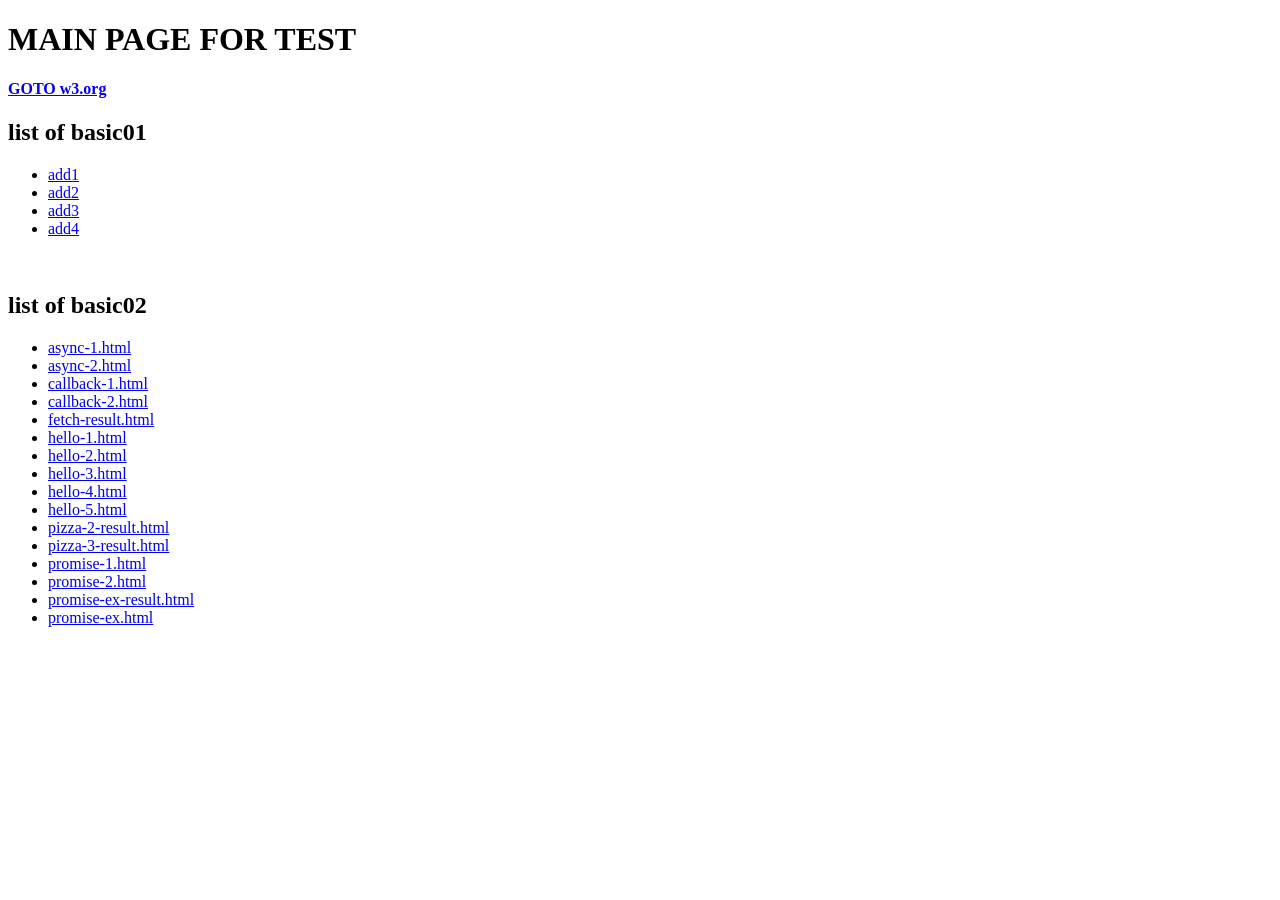
<file: javascript-basic-old/index.html>
<!DOCTYPE html>
<html>
<head>
<meta charset="UTF-8">
<title>Insert title here</title>
</head>
<body>
<div id="contents">
<h1>MAIN PAGE FOR TEST</h1>
<h4><a href="https://www.w3.org/TR/html5/">GOTO w3.org</a></h4>
<h2>list of basic01</h2>
<ul>
	<li><a href="./views/basic01/add-1.html">add1</a></li>
	<li><a href="./views/basic01/add-2.html">add2</a></li>
	<li><a href="./views/basic01/add-3.html">add3</a></li>
	<li><a href="./views/basic01/add-4.html">add4</a></li>
</ul>
<br>
<h2>list of basic02</h2>
<ul>
	<li><a href="./views/basic02/async-1.html">async-1.html</a></li>
	<li><a href="./views/basic02/async-2.html">async-2.html</a></li>
	<li><a href="./views/basic02/callback-1.html">callback-1.html</a></li>
	<li><a href="./views/basic02/callback-2.html">callback-2.html</a></li>
	<li><a href="./views/basic02/fetch-result.html">fetch-result.html</a></li>
	<li><a href="./views/basic02/hello-1.html">hello-1.html</a></li>
	<li><a href="./views/basic02/hello-2.html">hello-2.html</a></li>
	<li><a href="./views/basic02/hello-3.html">hello-3.html</a></li>
	<li><a href="./views/basic02/hello-4.html">hello-4.html</a></li>
	<li><a href="./views/basic02/hello-5.html">hello-5.html</a></li>
	<li><a href="./views/basic02/pizza-2-result.html">pizza-2-result.html</a></li>
	<li><a href="./views/basic02/pizza-3-result.html">pizza-3-result.html</a></li>
	<li><a href="./views/basic02/promise-1.html">promise-1.html</a></li>
	<li><a href="./views/basic02/promise-2.html">promise-2.html</a></li>
	<li><a href="./views/basic02/promise-ex-result.html">promise-ex-result.html</a></li>
	<li><a href="./views/basic02/promise-ex.html">promise-ex.html</a></li>
</ul>
</div>
</body>
</html>
</file>
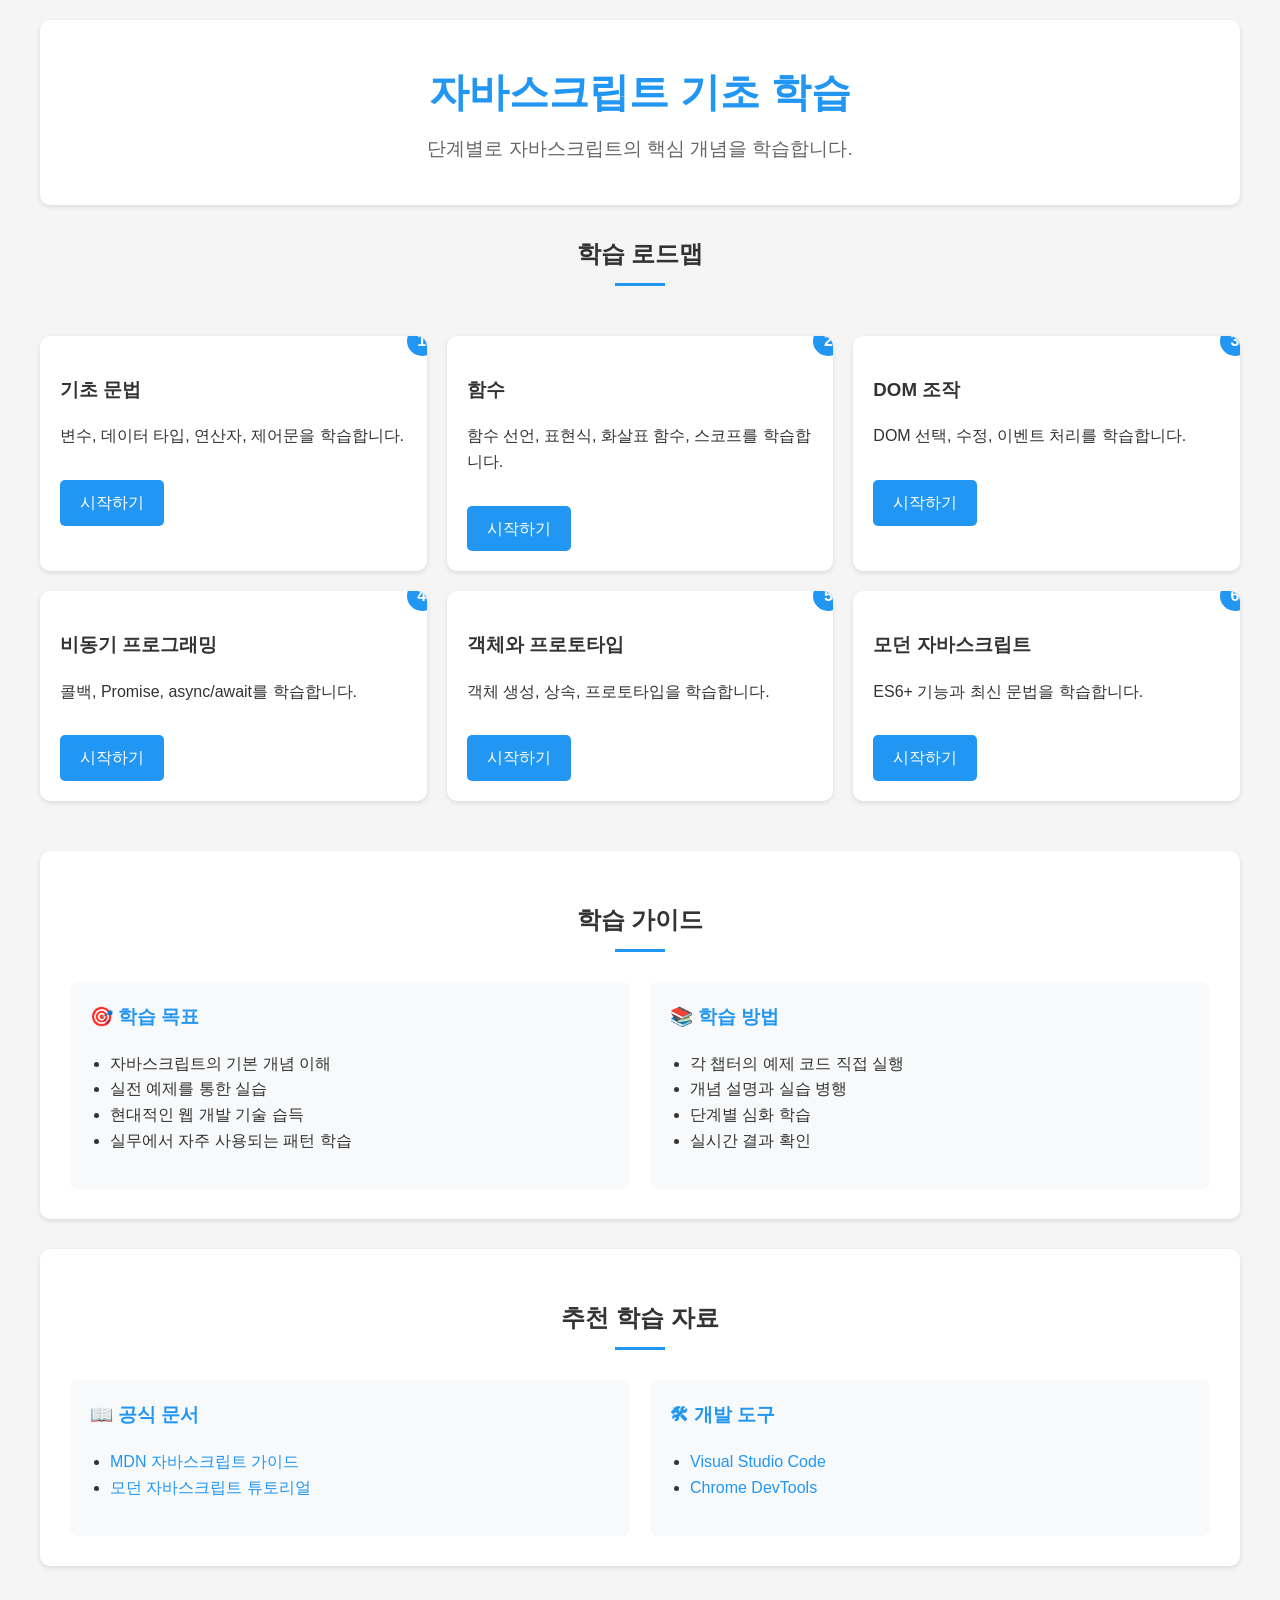
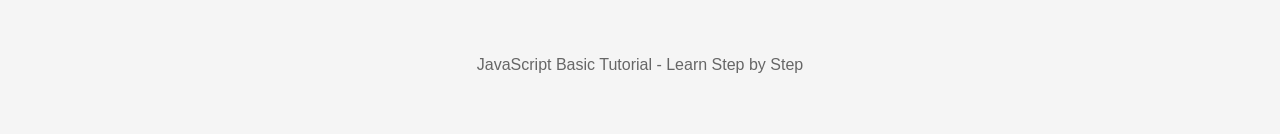
<file: javascript-basic/index.html>
<!DOCTYPE html>
<html lang="ko">
<head>
    <meta charset="UTF-8">
    <meta name="viewport" content="width=device-width, initial-scale=1.0">
    <title>자바스크립트 기초 학습</title>
</head>
<body>
    <div class="container">
        <header>
            <h1>자바스크립트 기초 학습</h1>
            <p class="subtitle">단계별로 자바스크립트의 핵심 개념을 학습합니다.</p>
        </header>

        <main>
            <!-- 학습 로드맵 -->
            <section class="roadmap">
                <h2>학습 로드맵</h2>
                <div class="course-grid">
                    <div class="course-item">
                        <div class="course-content">
                            <span class="step-number">1</span>
                            <h3>기초 문법</h3>
                            <p>변수, 데이터 타입, 연산자, 제어문을 학습합니다.</p>
                            <a href="01_basics.html" class="button">시작하기</a>
                        </div>
                    </div>
                    <div class="course-item">
                        <div class="course-content">
                            <span class="step-number">2</span>
                            <h3>함수</h3>
                            <p>함수 선언, 표현식, 화살표 함수, 스코프를 학습합니다.</p>
                            <a href="02_functions.html" class="button">시작하기</a>
                        </div>
                    </div>
                    <div class="course-item">
                        <div class="course-content">
                            <span class="step-number">3</span>
                            <h3>DOM 조작</h3>
                            <p>DOM 선택, 수정, 이벤트 처리를 학습합니다.</p>
                            <a href="03_dom.html" class="button">시작하기</a>
                        </div>
                    </div>
                    <div class="course-item">
                        <div class="course-content">
                            <span class="step-number">4</span>
                            <h3>비동기 프로그래밍</h3>
                            <p>콜백, Promise, async/await를 학습합니다.</p>
                            <a href="04_async.html" class="button">시작하기</a>
                        </div>
                    </div>
                    <div class="course-item">
                        <div class="course-content">
                            <span class="step-number">5</span>
                            <h3>객체와 프로토타입</h3>
                            <p>객체 생성, 상속, 프로토타입을 학습합니다.</p>
                            <a href="05_objects.html" class="button">시작하기</a>
                        </div>
                    </div>
                    <div class="course-item">
                        <div class="course-content">
                            <span class="step-number">6</span>
                            <h3>모던 자바스크립트</h3>
                            <p>ES6+ 기능과 최신 문법을 학습합니다.</p>
                            <a href="06_modern.html" class="button">시작하기</a>
                        </div>
                    </div>
                </div>
            </section>

            <!-- 학습 가이드 -->
            <section class="guide">
                <h2>학습 가이드</h2>
                <div class="guide-content">
                    <div class="guide-item">
                        <h3>🎯 학습 목표</h3>
                        <ul>
                            <li>자바스크립트의 기본 개념 이해</li>
                            <li>실전 예제를 통한 실습</li>
                            <li>현대적인 웹 개발 기술 습득</li>
                            <li>실무에서 자주 사용되는 패턴 학습</li>
                        </ul>
                    </div>
                    <div class="guide-item">
                        <h3>📚 학습 방법</h3>
                        <ul>
                            <li>각 챕터의 예제 코드 직접 실행</li>
                            <li>개념 설명과 실습 병행</li>
                            <li>단계별 심화 학습</li>
                            <li>실시간 결과 확인</li>
                        </ul>
                    </div>
                </div>
            </section>

            <!-- 추천 자료 -->
            <section class="resources">
                <h2>추천 학습 자료</h2>
                <div class="resource-grid">
                    <div class="resource-item">
                        <h3>📖 공식 문서</h3>
                        <ul>
                            <li><a href="https://developer.mozilla.org/ko/docs/Web/JavaScript" target="_blank">MDN 자바스크립트 가이드</a></li>
                            <li><a href="https://ko.javascript.info/" target="_blank">모던 자바스크립트 튜토리얼</a></li>
                        </ul>
                    </div>
                    <div class="resource-item">
                        <h3>🛠 개발 도구</h3>
                        <ul>
                            <li><a href="https://code.visualstudio.com/" target="_blank">Visual Studio Code</a></li>
                            <li><a href="https://developer.chrome.com/docs/devtools/" target="_blank">Chrome DevTools</a></li>
                        </ul>
                    </div>
                </div>
            </section>
        </main>

        <footer>
            <p>JavaScript Basic Tutorial - Learn Step by Step</p>
        </footer>
    </div>

    <style>
        /* 기본 스타일 */
        body {
            font-family: 'Segoe UI', Tahoma, Geneva, Verdana, sans-serif;
            margin: 0;
            padding: 0;
            line-height: 1.6;
            color: #333;
            background-color: #f5f5f5;
        }

        .container {
            max-width: 1200px;
            margin: 0 auto;
            padding: 20px;
        }

        /* 헤더 스타일 */
        header {
            text-align: center;
            padding: 40px 0;
            background-color: #fff;
            border-radius: 10px;
            margin-bottom: 30px;
            box-shadow: 0 2px 5px rgba(0,0,0,0.1);
        }

        header h1 {
            color: #2196F3;
            margin: 0;
            font-size: 2.5em;
        }

        .subtitle {
            color: #666;
            font-size: 1.2em;
            margin: 10px 0 0;
        }

        /* 코스 그리드 스타일 */
        .course-grid {
            display: grid;
            grid-template-columns: repeat(auto-fit, minmax(300px, 1fr));
            gap: 20px;
            padding: 20px 0;
        }

        .course-item {
            background: #fff;
            border-radius: 10px;
            overflow: hidden;
            box-shadow: 0 2px 5px rgba(0,0,0,0.1);
            transition: transform 0.3s ease;
        }

        .course-item:hover {
            transform: translateY(-5px);
        }

        .course-content {
            padding: 20px;
            position: relative;
        }

        .step-number {
            position: absolute;
            top: -10px;
            right: -10px;
            background: #2196F3;
            color: white;
            width: 30px;
            height: 30px;
            border-radius: 50%;
            display: flex;
            align-items: center;
            justify-content: center;
            font-weight: bold;
        }

        /* 버튼 스타일 */
        .button {
            display: inline-block;
            padding: 10px 20px;
            background-color: #2196F3;
            color: white;
            text-decoration: none;
            border-radius: 5px;
            transition: background-color 0.3s;
            margin-top: 15px;
        }

        .button:hover {
            background-color: #1976D2;
        }

        /* 가이드 섹션 스타일 */
        .guide {
            background-color: #fff;
            padding: 30px;
            border-radius: 10px;
            margin: 30px 0;
            box-shadow: 0 2px 5px rgba(0,0,0,0.1);
        }

        .guide-content {
            display: grid;
            grid-template-columns: repeat(auto-fit, minmax(300px, 1fr));
            gap: 20px;
            margin-top: 20px;
        }

        .guide-item {
            padding: 20px;
            background-color: #f8f9fa;
            border-radius: 8px;
        }

        .guide-item h3 {
            color: #2196F3;
            margin-top: 0;
        }

        .guide-item ul {
            padding-left: 20px;
        }

        /* 리소스 섹션 스타일 */
        .resources {
            background-color: #fff;
            padding: 30px;
            border-radius: 10px;
            margin: 30px 0;
            box-shadow: 0 2px 5px rgba(0,0,0,0.1);
        }

        .resource-grid {
            display: grid;
            grid-template-columns: repeat(auto-fit, minmax(300px, 1fr));
            gap: 20px;
            margin-top: 20px;
        }

        .resource-item {
            padding: 20px;
            background-color: #f8f9fa;
            border-radius: 8px;
        }

        .resource-item h3 {
            color: #2196F3;
            margin-top: 0;
        }

        .resource-item ul {
            padding-left: 20px;
        }

        .resource-item a {
            color: #2196F3;
            text-decoration: none;
        }

        .resource-item a:hover {
            text-decoration: underline;
        }

        /* 푸터 스타일 */
        footer {
            text-align: center;
            padding: 20px;
            color: #666;
            margin-top: 50px;
        }

        /* 섹션 제목 스타일 */
        section h2 {
            color: #333;
            text-align: center;
            margin-bottom: 30px;
            position: relative;
        }

        section h2::after {
            content: '';
            display: block;
            width: 50px;
            height: 3px;
            background: #2196F3;
            margin: 10px auto;
        }

        /* 반응형 디자인 */
        @media (max-width: 768px) {
            .container {
                padding: 10px;
            }

            .course-grid {
                grid-template-columns: 1fr;
            }

            .guide-content,
            .resource-grid {
                grid-template-columns: 1fr;
            }
        }
    </style>
</body>
</html>
</file>
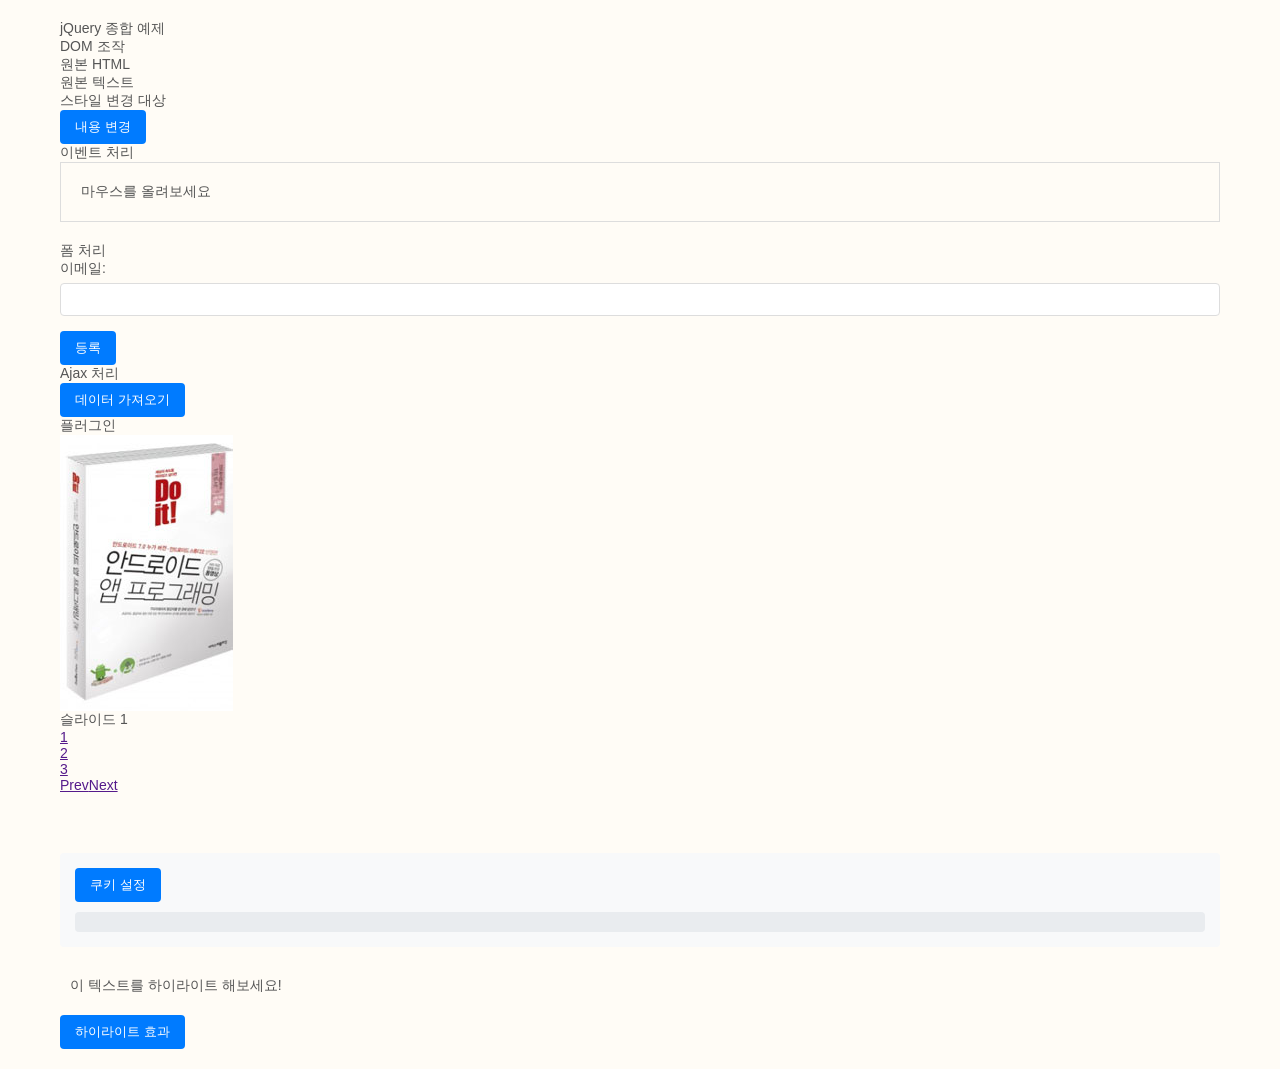
<file: javascript-jquery/index.html>
<!DOCTYPE html>
<html lang="ko">
<head>
    <meta charset="UTF-8">
    <title>jQuery 종합 예제</title>
    <link rel="stylesheet" href="./css/common.css">
    <link rel="stylesheet" href="./css/plugin.css">
    <script src="./js/jquery.min.js"></script>
    <script src="./js/plugins/jquery.bxslider.min.js"></script>
    <script src="./js/plugins/jquery.cookie.js"></script>
    <script>
        $(function() {
            // 1. 선택자 및 DOM 조작
            $("#btn1").click(function(){
                $("#text1").html("<strong>HTML 변경</strong>");
                $("#text2").text("텍스트 변경");
                $("#box").css({
                    "background-color": "#ff0",
                    "border": "2px solid #f00"
                });
            });

            // 2. 이벤트 처리
            $("#mouseArea").on({
                mouseenter: function(){
                    $(this).css("background", "#f0f0f0");
                },
                mouseleave: function(){
                    $(this).css("background", "#ffffff");
                },
                click: function(e){
                    $("#coordinates").text(`X: ${e.pageX}, Y: ${e.pageY}`);
                }
            });

            // 3. 폼 처리
            $("#registForm").submit(function(e){
                e.preventDefault();
                let isValid = true;
                let errorMsg = [];

                let email = $("#email").val();
                let emailRegex = /^[^\s@]+@[^\s@]+\.[^\s@]+$/;
                if(!emailRegex.test(email)) {
                    errorMsg.push("올바른 이메일 형식이 아닙니다.");
                    isValid = false;
                }

                if(isValid) {
                    $("#successMsg").show().text("등록이 완료되었습니다!");
                    $("#errorMsg").hide();
                } else {
                    $("#errorMsg").show().html(errorMsg.join("<br>"));
                    $("#successMsg").hide();
                }
            });

            // 4. Ajax 처리
            $("#getDataBtn").click(function() {
                $.ajax({
                    url: "https://api.example.com/data",
                    method: "GET",
                    dataType: "json",
                    success: function(response) {
                        $("#result").html(JSON.stringify(response, null, 2));
                    },
                    error: function(xhr, status, error) {
                        $("#error").html("에러 발생: " + error);
                    }
                });
            });

            // 5. 플러그인
            // bxSlider 초기화
            $('.bxslider').bxSlider({
                mode: 'fade',
                captions: true,
                auto: true,
                pause: 3000,
                controls: true,
                pager: true
            });

            // 쿠키 플러그인
            $("#setCookie").click(function() {
                $.cookie('userPreference', 'darkMode', { expires: 7 });
                $("#cookieStatus").text($.cookie('userPreference') || "쿠키 없음");
            });

            // 커스텀 하이라이트 플러그인
            $.fn.highlight = function(options) {
                let settings = $.extend({
                    color: '#ffff00',
                    duration: 1000
                }, options);

                return this.each(function() {
                    $(this)
                        .css('background-color', settings.color)
                        .delay(settings.duration)
                        .queue(function(next) {
                            $(this).css('background-color', '');
                            next();
                        });
                });
            };

            $("#highlightBtn").click(function() {
                $(".highlight-text").highlight({
                    color: '#90EE90',
                    duration: 2000
                });
            });
        });
    </script>
</head>
<body>
    <div class="container">
        <h1>jQuery 종합 예제</h1>

        <!-- 1. DOM 조작 섹션 -->
        <section>
            <h2>DOM 조작</h2>
            <div id="text1">원본 HTML</div>
            <div id="text2">원본 텍스트</div>
            <div id="box">스타일 변경 대상</div>
            <button id="btn1">내용 변경</button>
        </section>

        <!-- 2. 이벤트 처리 섹션 -->
        <section>
            <h2>이벤트 처리</h2>
            <div id="mouseArea">
                마우스를 올려보세요
            </div>
            <p id="coordinates"></p>
        </section>

        <!-- 3. 폼 처리 섹션 -->
        <section>
            <h2>폼 처리</h2>
            <form id="registForm">
                <div class="form-group">
                    <label>이메일:</label>
                    <input type="email" id="email" required>
                </div>
                <button type="submit">등록</button>
            </form>
            <div id="successMsg" style="display:none;color:green;"></div>
            <div id="errorMsg" style="display:none;color:red;"></div>
        </section>

        <!-- 4. Ajax 섹션 -->
        <section>
            <h2>Ajax 처리</h2>
            <button id="getDataBtn">데이터 가져오기</button>
            <pre id="result"></pre>
            <div id="error"></div>
        </section>

        <!-- 5. 플러그인 섹션 -->
        <section>
            <h2>플러그인</h2>
            <!-- bxSlider -->
            <div class="slider-container">
                <ul class="bxslider">
                    <li><img src="./images/slide1.jpg" title="슬라이드 1"></li>
                    <li><img src="./images/slide2.jpg" title="슬라이드 2"></li>
                    <li><img src="./images/slide3.jpg" title="슬라이드 3"></li>
                </ul>
            </div>
            <!-- 쿠키 -->
            <div class="cookie-test">
                <button id="setCookie">쿠키 설정</button>
                <div id="cookieStatus"></div>
            </div>
            <!-- 하이라이트 -->
            <div class="highlight-test">
                <p class="highlight-text">이 텍스트를 하이라이트 해보세요!</p>
                <button id="highlightBtn">하이라이트 효과</button>
            </div>
        </section>
    </div>
</body>
</html>
</file>
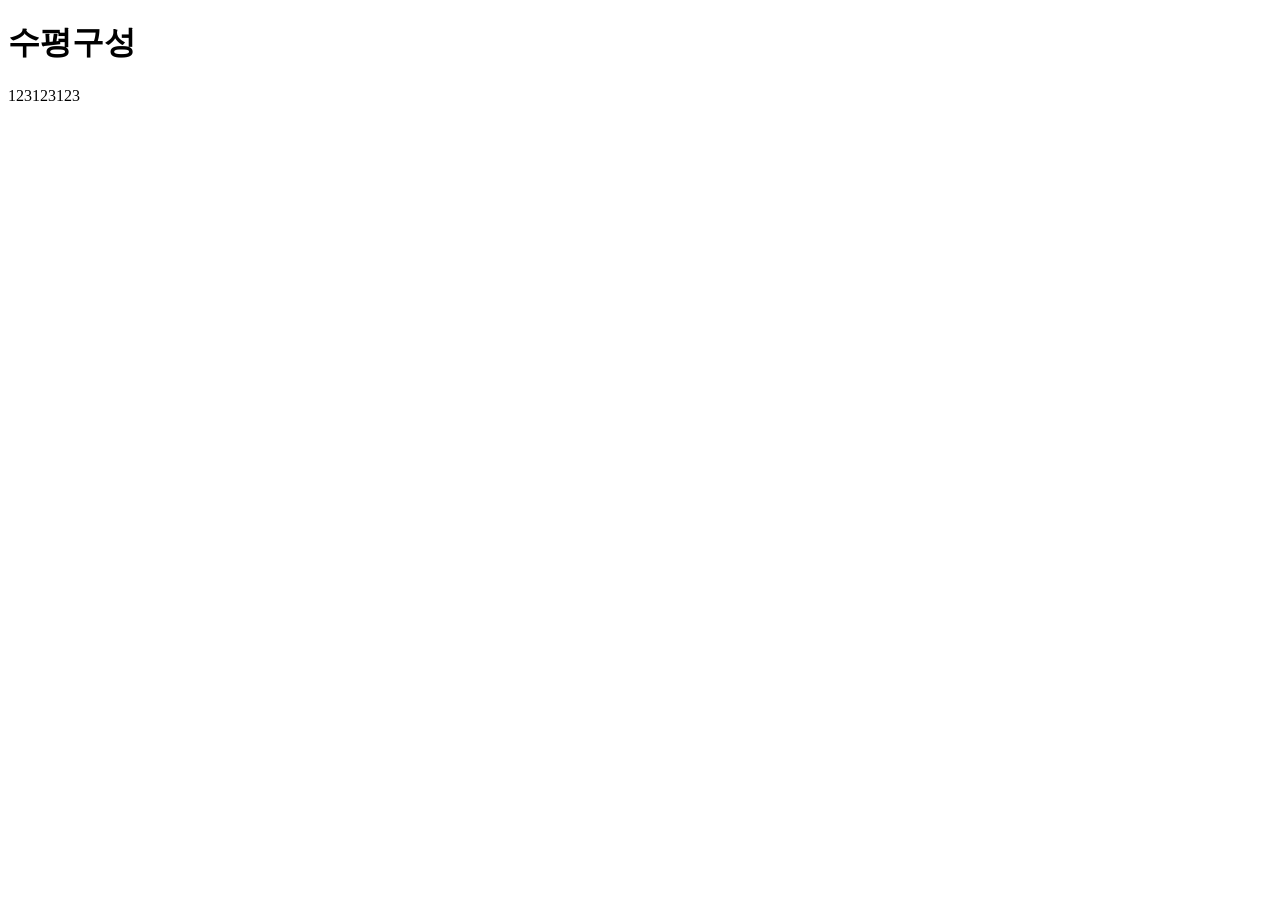
<file: javascript-basic-old/index3.html>
<!DOCTYPE html>
<html>
<head>
<meta charset="UTF-8">
<title>Insert title here</title>
<style type="text/css">
.box {
	float: left
}
.clearfix::after {
	content : "";
	clear : both;
	display : block
}
</style>
</head>
<body>
<h1>수평구성</h1>
<div class="clearfix">
	<div class="box">123</div>
	<div class="box">123</div>
	<div class="box">123</div>
</div>
</body>
</html>
</file>
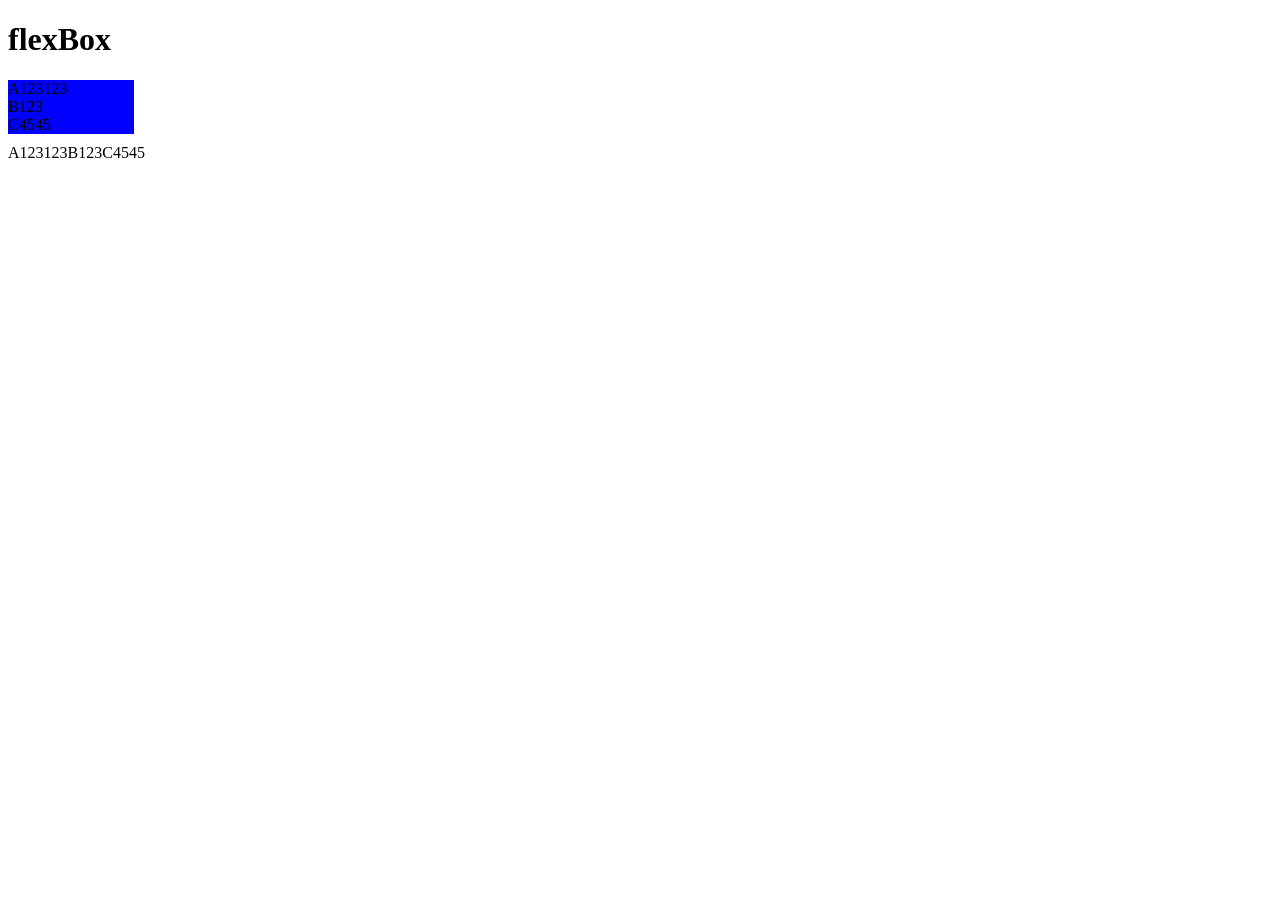
<file: javascript-basic-old/index4.html>
<!DOCTYPE html>
<html>
<head>
<meta charset="UTF-8">
<title>Insert title here</title>
<style type="text/css">
.box {
	float: left
}
.box-container {
	width: 10%;
	height: 10%;
	background: blue;
	margin-bottom: 10px;
	display: flex;
	flex-direction: column;
	justify-content: space-around;
}
.box-container2 {
	display: inline-flex; /* inline block 요소와 같은 성향(수평쌓임)을 갖는다 , items가아니라 컨테이너에대해서!*/
}
.flex-container {
flex-flow: row-revers wrap;  /* wrap > items를 여러줄로 묶음 */
flex-direction: row;
}

.flex-container2 {
justify-content: space-around; /* center, flex-start(기본값), space-between등이있음 */
align-content: stretch; /*해당옵션은 items가 여러줄이상이고 여백있을때만사용가능  stretch(기본값), center , space-around; */
}
.item {
flex: 1 1 20px; /* 증가너비 감소너비 기본너비 */
flex: 1 20px; /* 증가너비 기본너비 */
flex-grow: 1 2 1; /* 3개의 아이템이 있다고 가정할 시  */
}
</style>
</head>
<body>
<h1>flexBox</h1>
<div class="box-container">
	<div class="box">A123123</div>
	<div class="box">B123</div>
	<div class="box">C4545</div>
</div>
<div class="flex-container">
	<div class="box">A123123</div>
	<div class="box">B123</div>
	<div class="box">C4545</div>
</div>
</body>
</html>
</file>
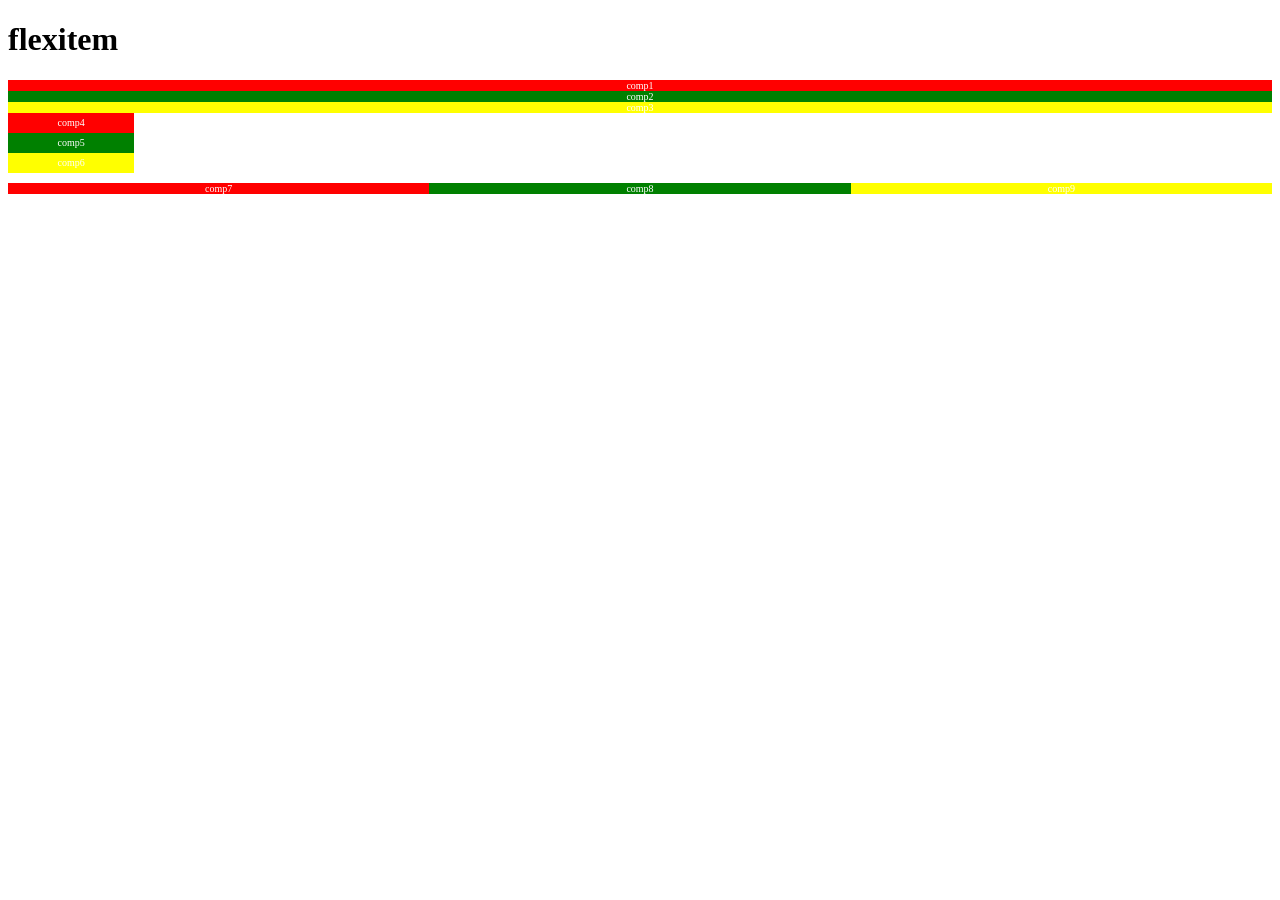
<file: javascript-basic-old/index5.html>
<!DOCTYPE html>
<html>
<head>
<meta charset="UTF-8">
<title>Insert title here</title>
<style type="text/css">

.flex-container {
	width: 10%;
	height: 10%;
	background: blue;
	margin-bottom: 10px;
	
	display: flex;
	flex-direction: column;
	justify-content: space-around;
	/*flex-flow: row-revers wrap;*/  
	/* wrap > items를 여러줄로 묶음 */
	/* flex-direction: row; */ 
}
.flex-container2 {
	width: 100%;
	height: 100%;
	background: blue;
	margin-bottom: 10px;
	
	display: flex;
	flex-direction: row;
	justify-content: space-around;
	/*flex-flow: row-revers wrap;*/  
	/* wrap > items를 여러줄로 묶음 */
	/* flex-direction: row; */ 
}
.flex-container-discription {
	display: inline-flex; /* inline block 요소와 같은 성향(수평쌓임)을 갖는다 , items가아니라 컨테이너에대해서!*/
}

.flex-discription {
justify-content: space-around; /* center, flex-start(기본값), space-between등이있음 */
align-content: stretch; /*해당옵션은 items가 여러줄이상이고 여백있을때만사용가능  stretch(기본값), center , space-around; */
}

.item {
align-items: center;
font-size: 10px;
color: #fff;

display: flex;
justify-content: center;
flex: 1 1 20px; /* 증가너비 감소너비 기본너비 */
flex: 1 20px; /* 증가너비 기본너비 */
flex-grow: 1 2 1; /* 3개의 아이템이 있다고 가정할 시  */
}

.item:nth-child(1) { background: red; }
.item:nth-child(2) { background: green; }
.item:nth-child(3) { background: yellow; }
/* :nth-child 는 형제사이싀 순서에따라 선택함 */

.flex-container .item:nth-child(1) { flex-grow: 0; }
.flex-container .item:nth-child(2) { flex-grow: 2; }
.flex-container .item:nth-child(3) { flex-grow: 1; }

</style>
</head>
<body>
<h1>flexitem</h1>
<div class="item-container">
	<div class="item">comp1</div>
	<div class="item">comp2</div>
	<div class="item">comp3</div>
</div>
<div class="flex-container">
	<div class="item">comp4</div>
	<div class="item">comp5</div>
	<div class="item">comp6</div>
</div>
<div class="flex-container2">
	<div class="item">comp7</div>
	<div class="item">comp8</div>
	<div class="item">comp9</div>
</div>
</body>
</html>
</file>
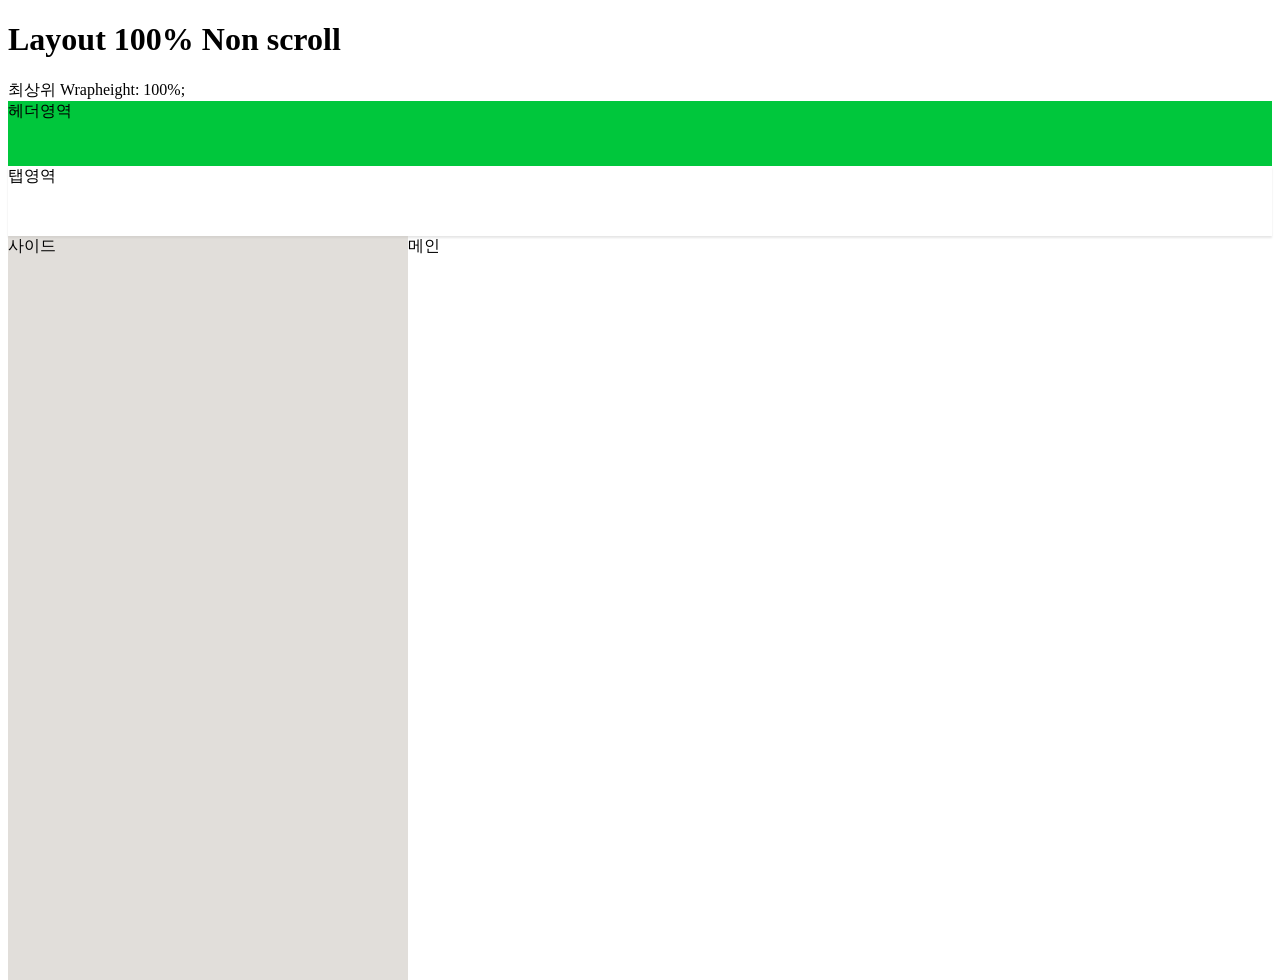
<file: javascript-basic-old/index6.html>
<!DOCTYPE html>
<html>
<head>
<meta charset="UTF-8">
<title>Insert title here</title>
<style type="text/css">
html,body{
	height: 100%;
}
.wrap {
    display: flex;
    flex-direction: column;
		height: 100%;
}
.header {
  height: 65px;
  background-color: #00c73c;
}
.tablist {
    height: 70px;
    box-shadow: 0 2px 2px 0 rgba(0,0,0,0.1);
    background-color: white;
}

.content {
    display: flex;
    flex: 1;
}
.aside {
    display: flex;
    flex: none;
    width: 400px;
    background-color: #bfbab078;
}
.main{
    display: flex;
    flex: 1;
    overflow: auto;
}
</style>
</head>
<body>
<h1>Layout 100% Non scroll </h1>
<div id="wrap" class="wrap">최상위 Wrapheight: 100%;
  <header class="header">헤더영역</header>
  <div class="tablist">탭영역</div>
  <div class="content">
    <div class="aside">사이드</div>
    <div class="main">메인</div>
  </div>
</div>
</body>
</html>
</file>
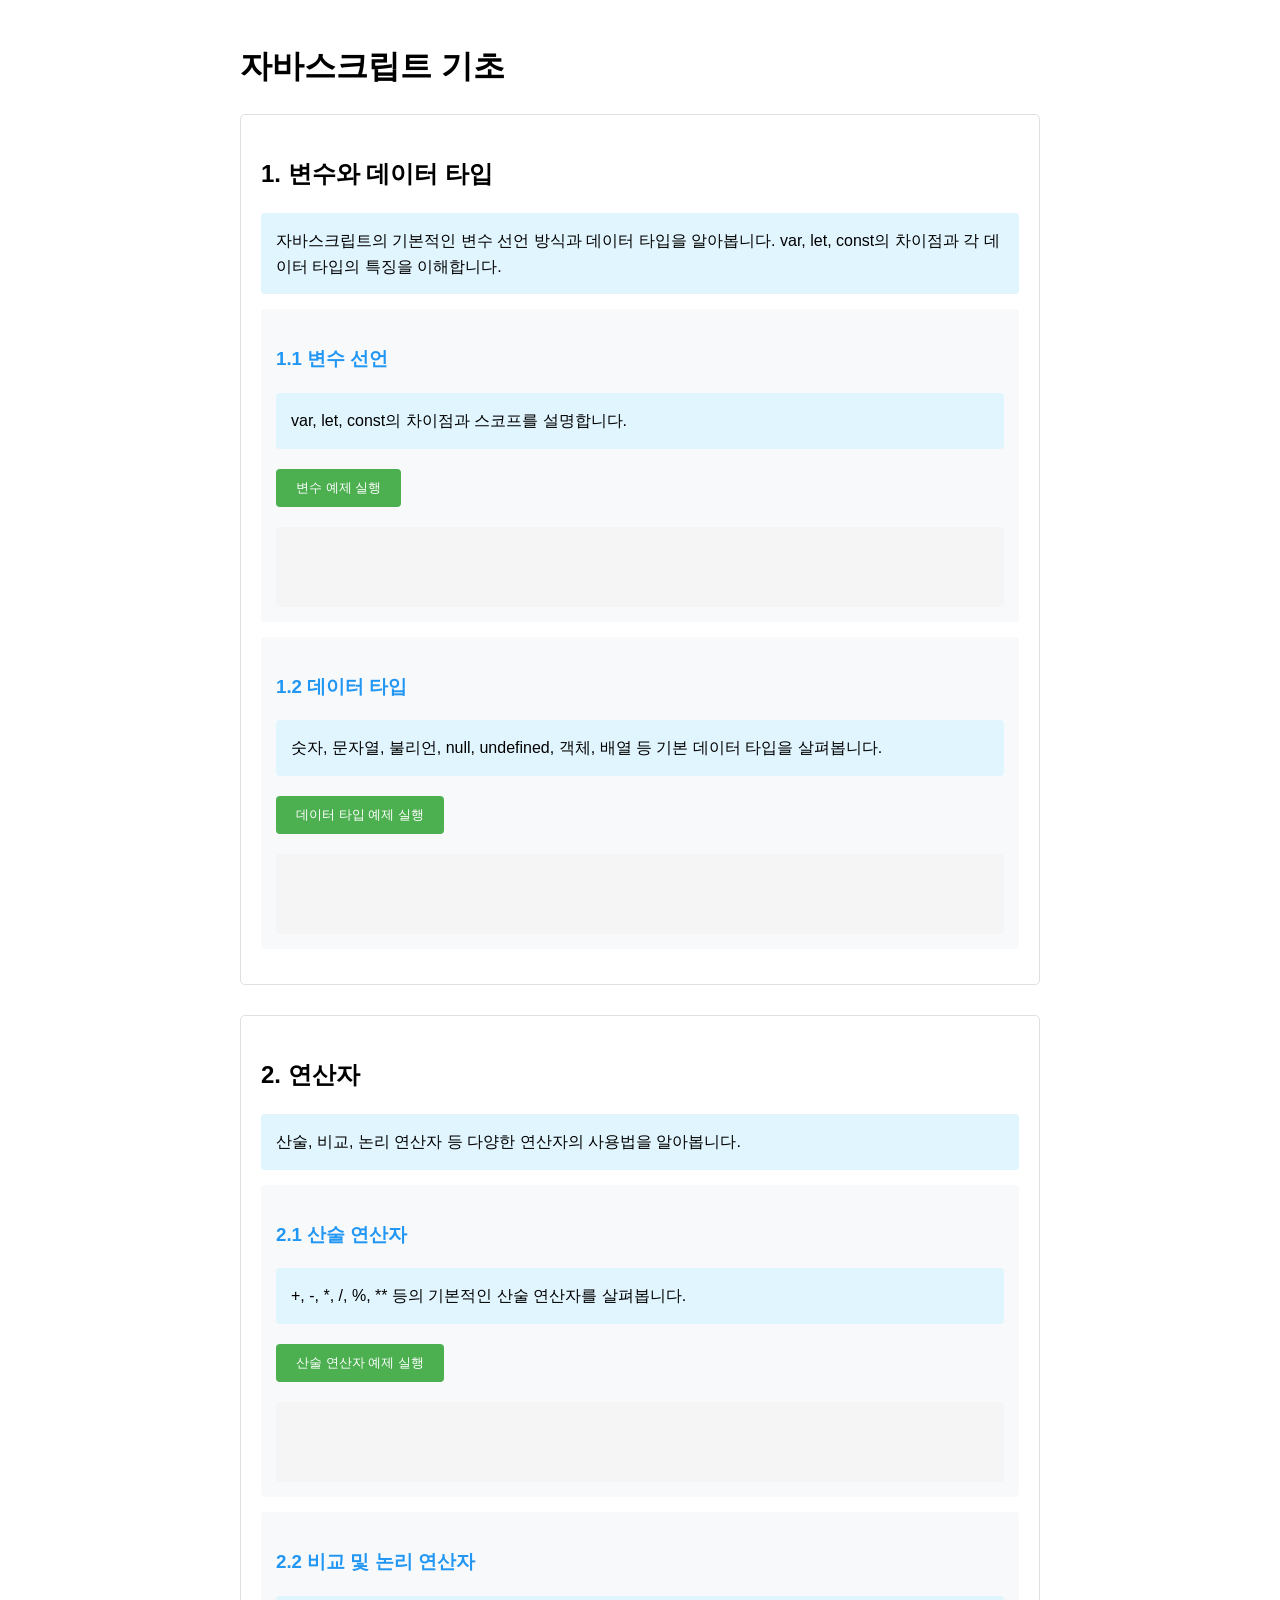
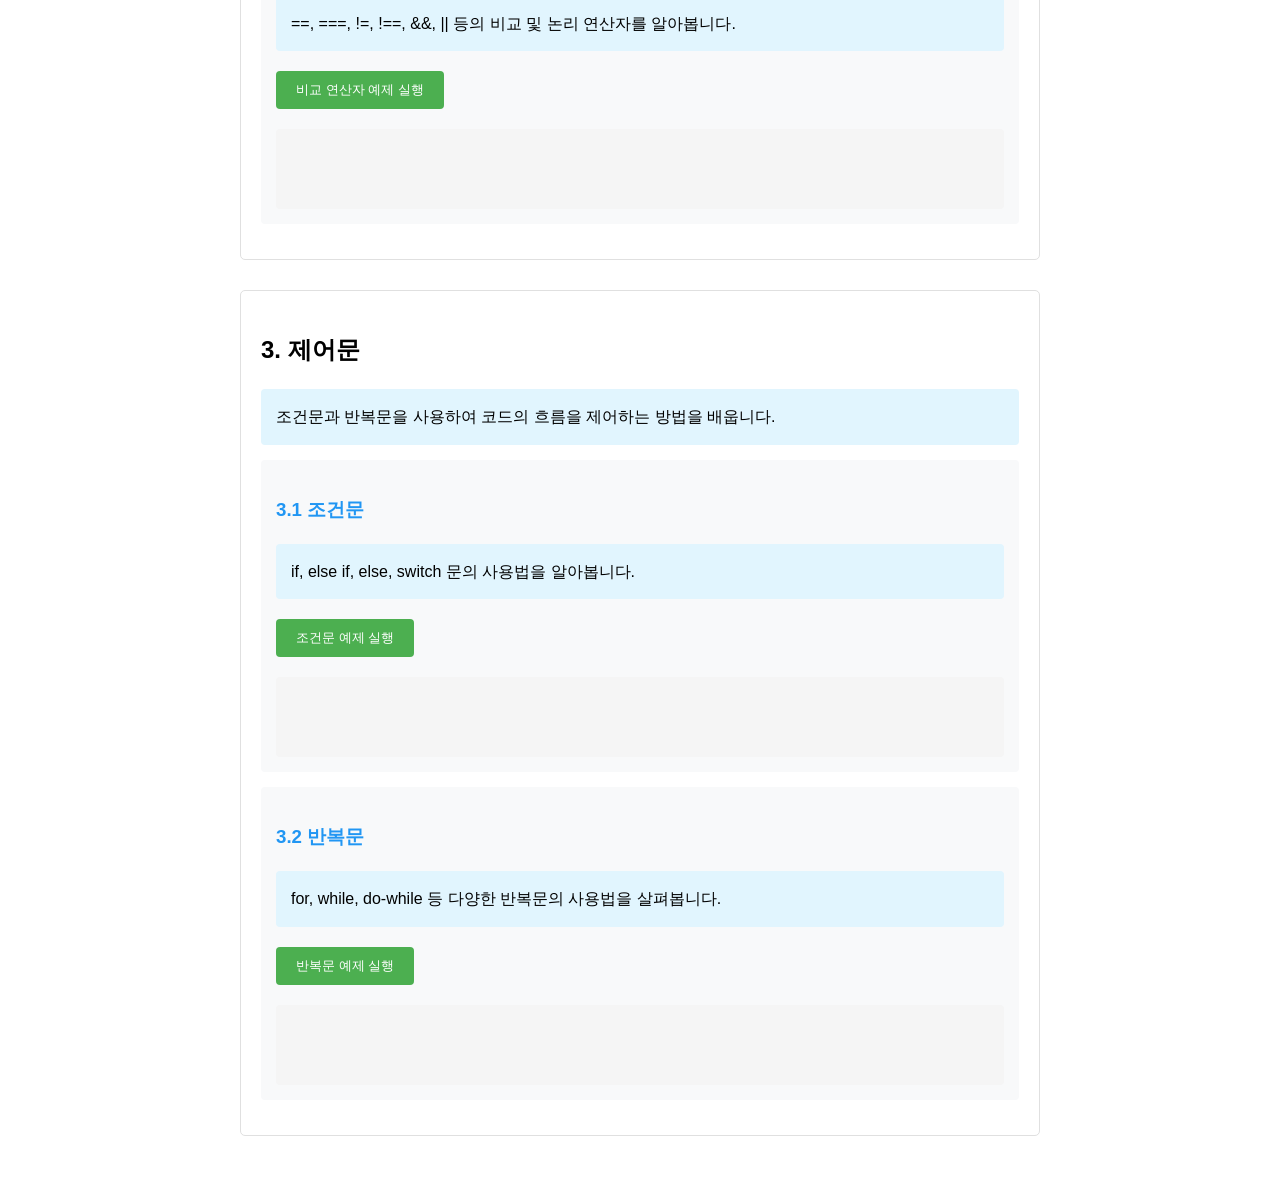
<file: javascript-basic/01_basics.html>
<!DOCTYPE html>
<html lang="ko">
<head>
    <meta charset="UTF-8">
    <meta name="viewport" content="width=device-width, initial-scale=1.0">
    <title>자바스크립트 기초</title>
</head>
<body>
    <h1>자바스크립트 기초</h1>

    <!-- 변수와 데이터 타입 섹션 -->
    <div class="section">
        <h2>1. 변수와 데이터 타입</h2>
        <div class="explanation">
            자바스크립트의 기본적인 변수 선언 방식과 데이터 타입을 알아봅니다.
            var, let, const의 차이점과 각 데이터 타입의 특징을 이해합니다.
        </div>
        <div class="sub-section">
            <h3>1.1 변수 선언</h3>
            <div class="explanation">
                var, let, const의 차이점과 스코프를 설명합니다.
            </div>
            <button onclick="runVariableExample()">변수 예제 실행</button>
            <div id="variableOutput" class="output"></div>
        </div>
        <div class="sub-section">
            <h3>1.2 데이터 타입</h3>
            <div class="explanation">
                숫자, 문자열, 불리언, null, undefined, 객체, 배열 등 기본 데이터 타입을 살펴봅니다.
            </div>
            <button onclick="runDataTypeExample()">데이터 타입 예제 실행</button>
            <div id="dataTypeOutput" class="output"></div>
        </div>
    </div>

    <!-- 연산자 섹션 -->
    <div class="section">
        <h2>2. 연산자</h2>
        <div class="explanation">
            산술, 비교, 논리 연산자 등 다양한 연산자의 사용법을 알아봅니다.
        </div>
        <div class="sub-section">
            <h3>2.1 산술 연산자</h3>
            <div class="explanation">
                +, -, *, /, %, ** 등의 기본적인 산술 연산자를 살펴봅니다.
            </div>
            <button onclick="runArithmeticExample()">산술 연산자 예제 실행</button>
            <div id="arithmeticOutput" class="output"></div>
        </div>
        <div class="sub-section">
            <h3>2.2 비교 및 논리 연산자</h3>
            <div class="explanation">
                ==, ===, !=, !==, &&, || 등의 비교 및 논리 연산자를 알아봅니다.
            </div>
            <button onclick="runComparisonExample()">비교 연산자 예제 실행</button>
            <div id="comparisonOutput" class="output"></div>
        </div>
    </div>

    <!-- 제어문 섹션 -->
    <div class="section">
        <h2>3. 제어문</h2>
        <div class="explanation">
            조건문과 반복문을 사용하여 코드의 흐름을 제어하는 방법을 배웁니다.
        </div>
        <div class="sub-section">
            <h3>3.1 조건문</h3>
            <div class="explanation">
                if, else if, else, switch 문의 사용법을 알아봅니다.
            </div>
            <button onclick="runConditionExample()">조건문 예제 실행</button>
            <div id="conditionOutput" class="output"></div>
        </div>
        <div class="sub-section">
            <h3>3.2 반복문</h3>
            <div class="explanation">
                for, while, do-while 등 다양한 반복문의 사용법을 살펴봅니다.
            </div>
            <button onclick="runLoopExample()">반복문 예제 실행</button>
            <div id="loopOutput" class="output"></div>
        </div>
    </div>

    <script>
        /**
         * 출력 함수 - 결과를 화면에 표시
         * @param {string} outputId - 출력할 div의 ID
         * @param {string} text - 출력할 텍스트
         * @param {boolean} isError - 에러 여부 (true면 빨간색으로 표시)
         */
        function appendToOutput(outputId, text, isError = false) {
            const output = document.getElementById(outputId);
            const line = document.createElement('div');
            line.style.color = isError ? 'red' : 'black';
            line.textContent = text;
            output.appendChild(line);
        }

        /**
         * 변수 선언 예제
         * var, let, const의 차이점과 스코프를 설명합니다.
         */
        function runVariableExample() {
            const output = document.getElementById('variableOutput');
            output.innerHTML = '';

            // var 예제 (함수 스코프)
            appendToOutput('variableOutput', '1. var 변수 예제:');
            var x = 10;
            appendToOutput('variableOutput', `var x = ${x}`);
            {
                var x = 20; // 같은 변수를 덮어씀
                appendToOutput('variableOutput', `블록 내부 var x = ${x}`);
            }
            appendToOutput('variableOutput', `블록 외부 var x = ${x}\n`); // 20

            // let 예제 (블록 스코프)
            appendToOutput('variableOutput', '2. let 변수 예제:');
            let y = 10;
            appendToOutput('variableOutput', `let y = ${y}`);
            {
                let y = 20; // 새로운 변수 생성
                appendToOutput('variableOutput', `블록 내부 let y = ${y}`);
            }
            appendToOutput('variableOutput', `블록 외부 let y = ${y}\n`); // 10

            // const 예제 (상수)
            appendToOutput('variableOutput', '3. const 상수 예제:');
            const z = 10;
            appendToOutput('variableOutput', `const z = ${z}`);
            try {
                z = 20; // 에러 발생
            } catch (error) {
                appendToOutput('variableOutput', '상수는 재할당할 수 없습니다.', true);
            }
        }

        /**
         * 데이터 타입 예제
         * 자바스크립트의 기본 데이터 타입들을 살펴봅니다.
         */
        function runDataTypeExample() {
            const output = document.getElementById('dataTypeOutput');
            output.innerHTML = '';

            // 숫자형
            appendToOutput('dataTypeOutput', '1. 숫자형(Number):');
            const num = 42;
            const float = 3.14;
            appendToOutput('dataTypeOutput', `정수: ${num}, 타입: ${typeof num}`);
            appendToOutput('dataTypeOutput', `실수: ${float}, 타입: ${typeof float}\n`);

            // 문자열
            appendToOutput('dataTypeOutput', '2. 문자열(String):');
            const str = "Hello, World!";
            appendToOutput('dataTypeOutput', `문자열: ${str}, 타입: ${typeof str}\n`);

            // 불리언
            appendToOutput('dataTypeOutput', '3. 불리언(Boolean):');
            const bool = true;
            appendToOutput('dataTypeOutput', `불리언: ${bool}, 타입: ${typeof bool}\n`);

            // null과 undefined
            appendToOutput('dataTypeOutput', '4. null과 undefined:');
            const nullVar = null;
            let undefinedVar;
            appendToOutput('dataTypeOutput', `null: ${nullVar}, 타입: ${typeof nullVar}`);
            appendToOutput('dataTypeOutput', `undefined: ${undefinedVar}, 타입: ${typeof undefinedVar}\n`);

            // 객체
            appendToOutput('dataTypeOutput', '5. 객체(Object):');
            const obj = { name: "John", age: 30 };
            appendToOutput('dataTypeOutput', `객체: ${JSON.stringify(obj)}, 타입: ${typeof obj}\n`);

            // 배열
            appendToOutput('dataTypeOutput', '6. 배열(Array):');
            const arr = [1, 2, 3, 4, 5];
            appendToOutput('dataTypeOutput', `배열: ${JSON.stringify(arr)}, 타입: ${typeof arr}`);
            appendToOutput('dataTypeOutput', `배열 여부: ${Array.isArray(arr)}`);
        }

        /**
         * 산술 연산자 예제
         * 기본적인 수학 연산자들의 사용법을 보여줍니다.
         */
        function runArithmeticExample() {
            const output = document.getElementById('arithmeticOutput');
            output.innerHTML = '';

            const a = 10;
            const b = 3;

            appendToOutput('arithmeticOutput', '기본 산술 연산:');
            appendToOutput('arithmeticOutput', `덧셈: ${a} + ${b} = ${a + b}`);
            appendToOutput('arithmeticOutput', `뺄셈: ${a} - ${b} = ${a - b}`);
            appendToOutput('arithmeticOutput', `곱셈: ${a} * ${b} = ${a * b}`);
            appendToOutput('arithmeticOutput', `나눗셈: ${a} / ${b} = ${a / b}`);
            appendToOutput('arithmeticOutput', `나머지: ${a} % ${b} = ${a % b}`);
            appendToOutput('arithmeticOutput', `거듭제곱: ${a} ** ${b} = ${a ** b}\n`);

            // 증감 연산자
            let x = 5;
            appendToOutput('arithmeticOutput', '증감 연산자:');
            appendToOutput('arithmeticOutput', `전위 증가(++x): ${++x}`);
            appendToOutput('arithmeticOutput', `후위 증가(x++): ${x++}`);
            appendToOutput('arithmeticOutput', `최종 값: ${x}`);
        }

        /**
         * 비교 및 논리 연산자 예제
         * 다양한 비교 연산과 논리 연산의 결과를 보여줍니다.
         */
        function runComparisonExample() {
            const output = document.getElementById('comparisonOutput');
            output.innerHTML = '';

            // 비교 연산자
            appendToOutput('comparisonOutput', '1. 비교 연산자:');
            appendToOutput('comparisonOutput', `5 == "5": ${5 == "5"}`);
            appendToOutput('comparisonOutput', `5 === "5": ${5 === "5"}`);
            appendToOutput('comparisonOutput', `5 != "5": ${5 != "5"}`);
            appendToOutput('comparisonOutput', `5 !== "5": ${5 !== "5"}\n`);

            // 논리 연산자
            appendToOutput('comparisonOutput', '2. 논리 연산자:');
            appendToOutput('comparisonOutput', `true && true: ${true && true}`);
            appendToOutput('comparisonOutput', `true && false: ${true && false}`);
            appendToOutput('comparisonOutput', `true || false: ${true || false}`);
            appendToOutput('comparisonOutput', `!true: ${!true}`);
        }

        /**
         * 조건문 예제
         * if, else if, else, switch 문의 사용법을 보여줍니다.
         */
        function runConditionExample() {
            const output = document.getElementById('conditionOutput');
            output.innerHTML = '';

            // if-else 예제
            appendToOutput('conditionOutput', '1. if-else 문:');
            const score = 85;
            
            if (score >= 90) {
                appendToOutput('conditionOutput', '학점: A');
            } else if (score >= 80) {
                appendToOutput('conditionOutput', '학점: B');
            } else if (score >= 70) {
                appendToOutput('conditionOutput', '학점: C');
            } else {
                appendToOutput('conditionOutput', '학점: F');
            }

            // switch 예제
            appendToOutput('conditionOutput', '\n2. switch 문:');
            const day = new Date().getDay();
            switch (day) {
                case 0:
                    appendToOutput('conditionOutput', '오늘은 일요일입니다.');
                    break;
                case 6:
                    appendToOutput('conditionOutput', '오늘은 토요일입니다.');
                    break;
                default:
                    appendToOutput('conditionOutput', '오늘은 평일입니다.');
            }
        }

        /**
         * 반복문 예제
         * for, while, do-while 등의 반복문 사용법을 보여줍니다.
         */
        function runLoopExample() {
            const output = document.getElementById('loopOutput');
            output.innerHTML = '';

            // for 반복문
            appendToOutput('loopOutput', '1. for 반복문:');
            for (let i = 1; i <= 5; i++) {
                appendToOutput('loopOutput', `반복 ${i}번째`);
            }

            // while 반복문
            appendToOutput('loopOutput', '\n2. while 반복문:');
            let count = 0;
            while (count < 3) {
                appendToOutput('loopOutput', `카운트: ${count}`);
                count++;
            }

            // for...of 반복문 (배열)
            appendToOutput('loopOutput', '\n3. for...of 반복문:');
            const fruits = ['사과', '바나나', '오렌지'];
            for (const fruit of fruits) {
                appendToOutput('loopOutput', `과일: ${fruit}`);
            }

            // for...in 반복문 (객체)
            appendToOutput('loopOutput', '\n4. for...in 반복문:');
            const person = { name: '홍길동', age: 25, job: '개발자' };
            for (const key in person) {
                appendToOutput('loopOutput', `${key}: ${person[key]}`);
            }
        }
    </script>

    <!-- 스타일 정의 -->
    <style>
        body {
            font-family: 'Segoe UI', Tahoma, Geneva, Verdana, sans-serif;
            max-width: 800px;
            margin: 0 auto;
            padding: 20px;
            line-height: 1.6;
        }
        .section {
            margin-bottom: 30px;
            padding: 20px;
            border: 1px solid #e0e0e0;
            border-radius: 5px;
        }
        .sub-section {
            margin: 15px 0;
            padding: 15px;
            background-color: #f8f9fa;
            border-radius: 4px;
        }
        .output {
            background-color: #f5f5f5;
            padding: 15px;
            margin-top: 10px;
            border-radius: 4px;
            min-height: 50px;
            white-space: pre-wrap;
            font-family: monospace;
        }
        button {
            background-color: #4CAF50;
            color: white;
            padding: 10px 20px;
            border: none;
            border-radius: 4px;
            cursor: pointer;
            margin: 10px 0;
        }
        button:hover {
            background-color: #45a049;
        }
        .explanation {
            background-color: #e1f5fe;
            padding: 15px;
            margin: 10px 0;
            border-radius: 4px;
        }
        h3 {
            color: #2196F3;
            margin-top: 20px;
        }
    </style>
</body>
</html>
</file>
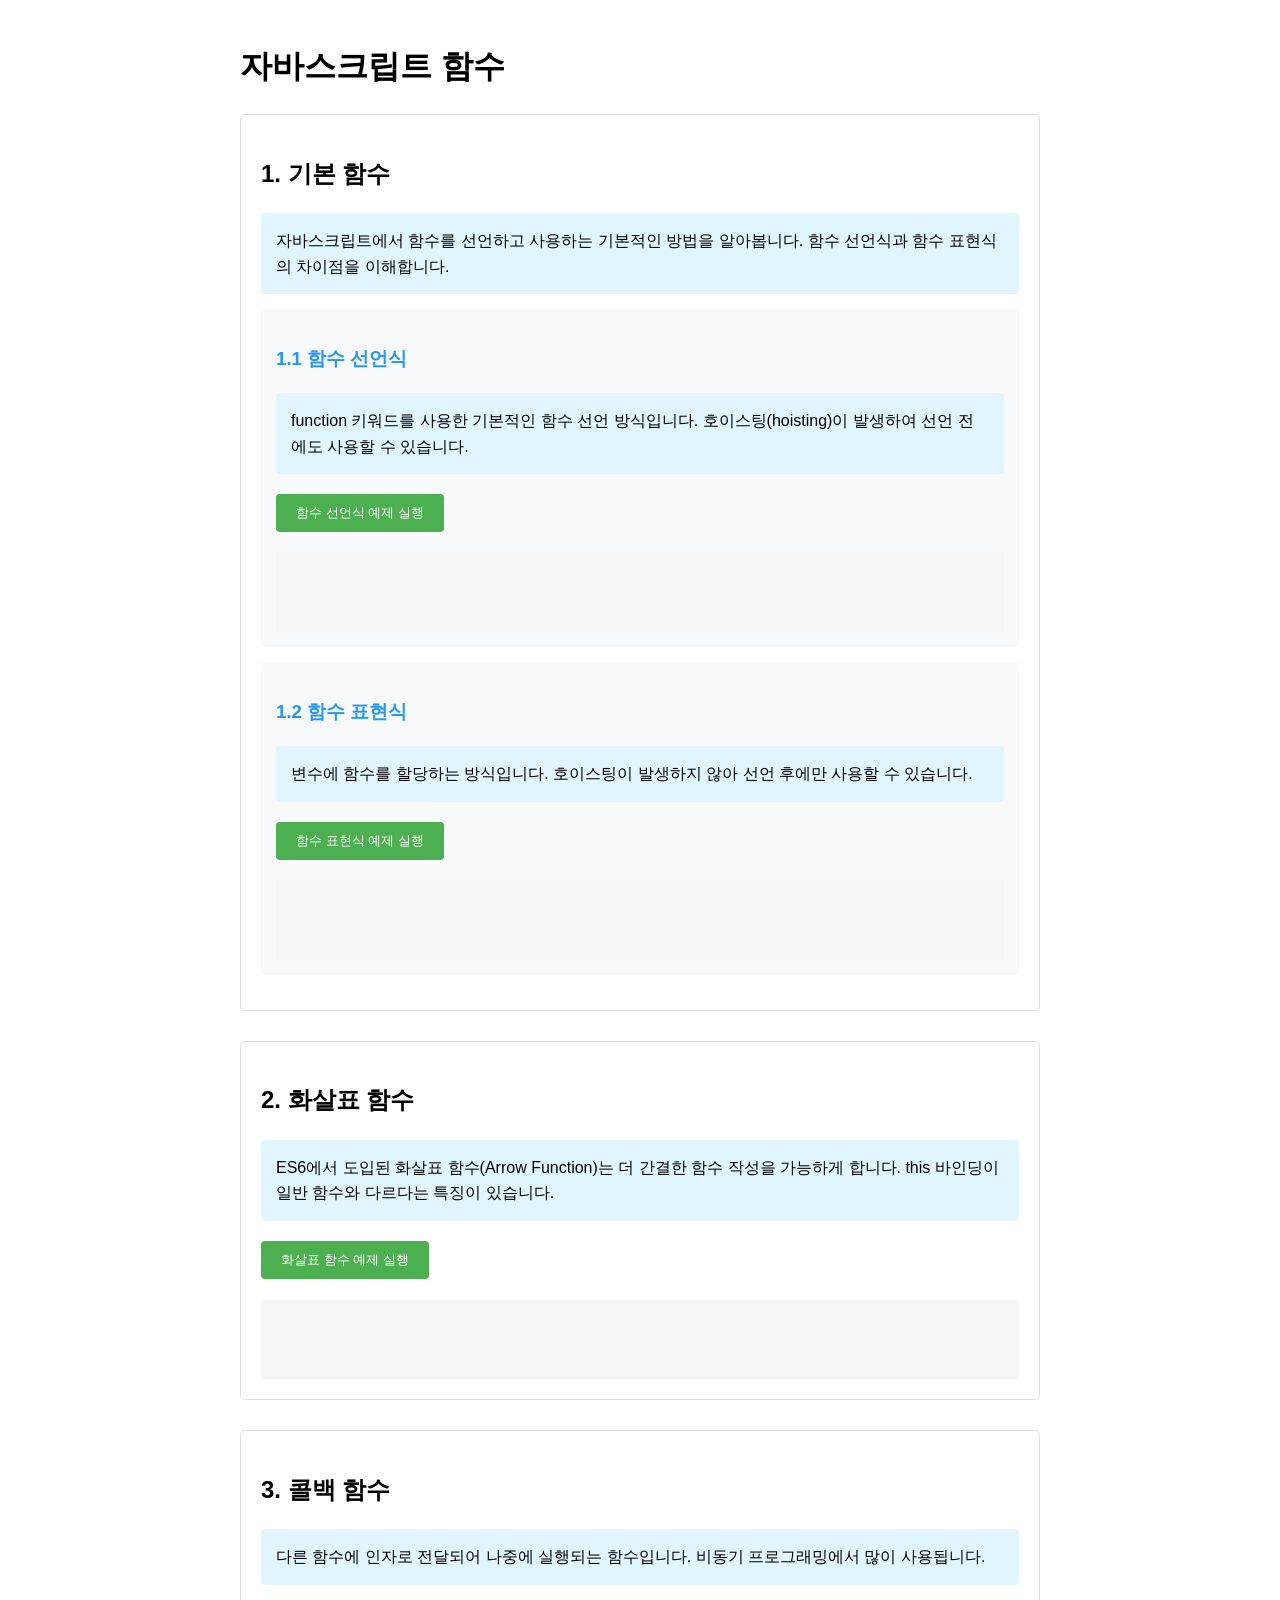
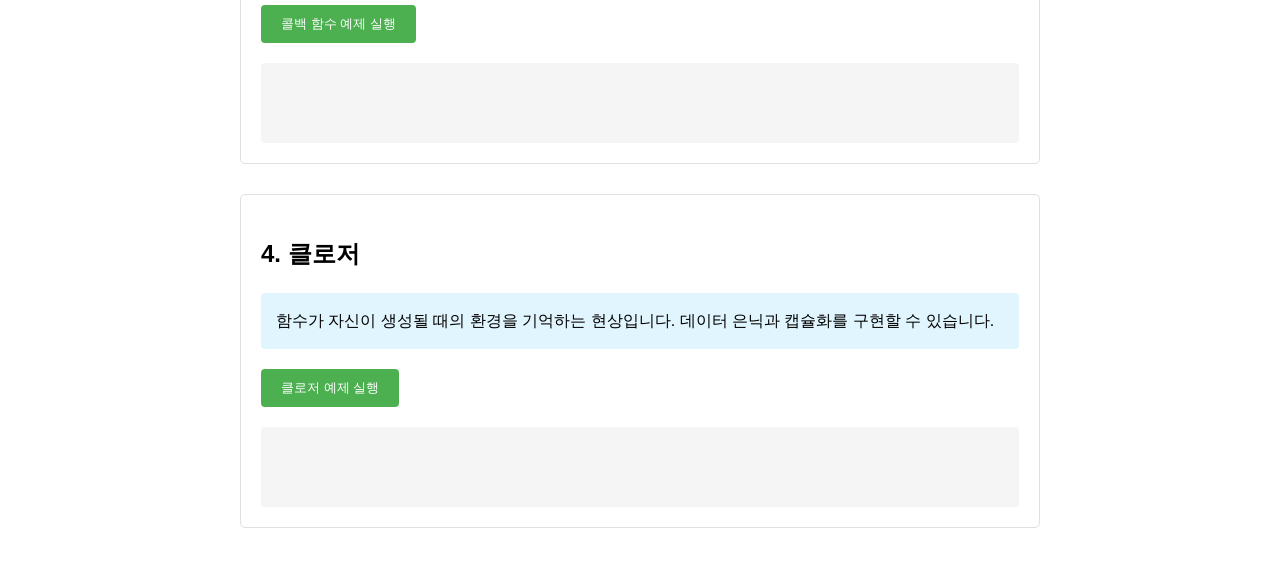
<file: javascript-basic/02_functions.html>
<!DOCTYPE html>
<html lang="ko">
<head>
    <meta charset="UTF-8">
    <meta name="viewport" content="width=device-width, initial-scale=1.0">
    <title>자바스크립트 함수</title>
</head>
<body>
    <h1>자바스크립트 함수</h1>

    <!-- 기본 함수 섹션 -->
    <div class="section">
        <h2>1. 기본 함수</h2>
        <div class="explanation">
            자바스크립트에서 함수를 선언하고 사용하는 기본적인 방법을 알아봅니다.
            함수 선언식과 함수 표현식의 차이점을 이해합니다.
        </div>
        <div class="sub-section">
            <h3>1.1 함수 선언식</h3>
            <div class="explanation">
                function 키워드를 사용한 기본적인 함수 선언 방식입니다.
                호이스팅(hoisting)이 발생하여 선언 전에도 사용할 수 있습니다.
            </div>
            <button onclick="runFunctionDeclarationExample()">함수 선언식 예제 실행</button>
            <div id="functionDeclarationOutput" class="output"></div>
        </div>
        <div class="sub-section">
            <h3>1.2 함수 표현식</h3>
            <div class="explanation">
                변수에 함수를 할당하는 방식입니다.
                호이스팅이 발생하지 않아 선언 후에만 사용할 수 있습니다.
            </div>
            <button onclick="runFunctionExpressionExample()">함수 표현식 예제 실행</button>
            <div id="functionExpressionOutput" class="output"></div>
        </div>
    </div>

    <!-- 화살표 함수 섹션 -->
    <div class="section">
        <h2>2. 화살표 함수</h2>
        <div class="explanation">
            ES6에서 도입된 화살표 함수(Arrow Function)는 더 간결한 함수 작성을 가능하게 합니다.
            this 바인딩이 일반 함수와 다르다는 특징이 있습니다.
        </div>
        <button onclick="runArrowFunctionExample()">화살표 함수 예제 실행</button>
        <div id="arrowFunctionOutput" class="output"></div>
    </div>

    <!-- 콜백 함수 섹션 -->
    <div class="section">
        <h2>3. 콜백 함수</h2>
        <div class="explanation">
            다른 함수에 인자로 전달되어 나중에 실행되는 함수입니다.
            비동기 프로그래밍에서 많이 사용됩니다.
        </div>
        <button onclick="runCallbackExample()">콜백 함수 예제 실행</button>
        <div id="callbackOutput" class="output"></div>
    </div>

    <!-- 클로저 섹션 -->
    <div class="section">
        <h2>4. 클로저</h2>
        <div class="explanation">
            함수가 자신이 생성될 때의 환경을 기억하는 현상입니다.
            데이터 은닉과 캡슐화를 구현할 수 있습니다.
        </div>
        <button onclick="runClosureExample()">클로저 예제 실행</button>
        <div id="closureOutput" class="output"></div>
    </div>

    <script>
        /**
         * 출력 함수 - 결과를 화면에 표시
         * @param {string} outputId - 출력할 div의 ID
         * @param {string} text - 출력할 텍스트
         * @param {boolean} isError - 에러 여부 (true면 빨간색으로 표시)
         */
        function appendToOutput(outputId, text, isError = false) {
            const output = document.getElementById(outputId);
            const line = document.createElement('div');
            line.style.color = isError ? 'red' : 'black';
            line.textContent = text;
            output.appendChild(line);
        }

        /**
         * 함수 선언식 예제
         * 기본적인 함수 선언 방식을 보여줍니다.
         * 호이스팅으로 인해 선언 전에도 사용 가능합니다.
         */
        function runFunctionDeclarationExample() {
            const output = document.getElementById('functionDeclarationOutput');
            output.innerHTML = '';

            // 호이스팅 예제
            appendToOutput('functionDeclarationOutput', '1. 호이스팅 예제:');
            appendToOutput('functionDeclarationOutput', sayHello('Alice')); // 함수 선언 전에 호출 가능

            function sayHello(name) {
                return `안녕하세요, ${name}님!`;
            }

            // 매개변수와 반환값
            appendToOutput('functionDeclarationOutput', '\n2. 매개변수와 반환값:');
            function add(a, b) {
                return a + b;
            }
            appendToOutput('functionDeclarationOutput', `2 + 3 = ${add(2, 3)}`);

            // 기본 매개변수
            appendToOutput('functionDeclarationOutput', '\n3. 기본 매개변수:');
            function greet(name = '손님') {
                return `환영합니다, ${name}님!`;
            }
            appendToOutput('functionDeclarationOutput', greet());
            appendToOutput('functionDeclarationOutput', greet('홍길동'));
        }

        /**
         * 함수 표현식 예제
         * 변수에 함수를 할당하는 방식입니다.
         * 호이스팅이 발생하지 않습니다.
         */
        function runFunctionExpressionExample() {
            const output = document.getElementById('functionExpressionOutput');
            output.innerHTML = '';

            // 기본 함수 표현식
            const multiply = function(a, b) {
                return a * b;
            };
            appendToOutput('functionExpressionOutput', '1. 기본 함수 표현식:');
            appendToOutput('functionExpressionOutput', `4 * 5 = ${multiply(4, 5)}`);

            // 즉시 실행 함수 표현식 (IIFE)
            appendToOutput('functionExpressionOutput', '\n2. 즉시 실행 함수:');
            (function() {
                appendToOutput('functionExpressionOutput', '이 함수는 선언과 동시에 실행됩니다.');
            })();

            // 함수를 변수처럼 사용
            appendToOutput('functionExpressionOutput', '\n3. 함수를 변수처럼 사용:');
            const operations = {
                add: function(a, b) { return a + b; },
                subtract: function(a, b) { return a - b; }
            };
            appendToOutput('functionExpressionOutput', `5 + 3 = ${operations.add(5, 3)}`);
            appendToOutput('functionExpressionOutput', `5 - 3 = ${operations.subtract(5, 3)}`);
        }

        /**
         * 화살표 함수 예제
         * ES6에서 도입된 더 간결한 함수 작성 방식입니다.
         * this 바인딩이 일반 함수와 다릅니다.
         */
        function runArrowFunctionExample() {
            const output = document.getElementById('arrowFunctionOutput');
            output.innerHTML = '';

            // 기본 화살표 함수
            appendToOutput('arrowFunctionOutput', '1. 기본 화살표 함수:');
            const add = (a, b) => a + b;
            appendToOutput('arrowFunctionOutput', `2 + 3 = ${add(2, 3)}`);

            // 본문이 여러 줄인 경우
            const getObject = (name, age) => {
                const greeting = `안녕하세요, ${name}님!`;
                return {
                    name,
                    age,
                    greeting
                };
            };
            appendToOutput('arrowFunctionOutput', '\n2. 객체를 반환하는 화살표 함수:');
            appendToOutput('arrowFunctionOutput', 
                JSON.stringify(getObject('홍길동', 25), null, 2));

            // 배열 메서드와 함께 사용
            appendToOutput('arrowFunctionOutput', '\n3. 배열 메서드와 화살표 함수:');
            const numbers = [1, 2, 3, 4, 5];
            const doubled = numbers.map(num => num * 2);
            appendToOutput('arrowFunctionOutput', `원본 배열: ${numbers}`);
            appendToOutput('arrowFunctionOutput', `두 배로 만든 배열: ${doubled}`);
        }

        /**
         * 콜백 함수 예제
         * 다른 함수에 인자로 전달되어 나중에 실행되는 함수입니다.
         */
        function runCallbackExample() {
            const output = document.getElementById('callbackOutput');
            output.innerHTML = '';

            // 기본 콜백 예제
            appendToOutput('callbackOutput', '1. 기본 콜백 함수:');
            function processUser(name, callback) {
                const user = { name, timestamp: new Date().toLocaleTimeString() };
                callback(user);
            }

            processUser('홍길동', (user) => {
                appendToOutput('callbackOutput', 
                    `사용자 처리 완료: ${JSON.stringify(user)}`);
            });

            // 배열 메서드의 콜백
            appendToOutput('callbackOutput', '\n2. 배열 메서드의 콜백:');
            const numbers = [1, 2, 3, 4, 5];
            
            appendToOutput('callbackOutput', '- forEach 예제:');
            numbers.forEach(num => 
                appendToOutput('callbackOutput', `숫자: ${num}`));

            appendToOutput('callbackOutput', '\n- filter 예제:');
            const evenNumbers = numbers.filter(num => num % 2 === 0);
            appendToOutput('callbackOutput', `짝수만 필터링: ${evenNumbers}`);
        }

        /**
         * 클로저 예제
         * 함수가 자신이 생성될 때의 환경을 기억하는 현상입니다.
         */
        function runClosureExample() {
            const output = document.getElementById('closureOutput');
            output.innerHTML = '';

            // 기본 클로저
            appendToOutput('closureOutput', '1. 기본 클로저:');
            function createCounter() {
                let count = 0;
                return {
                    increment: () => ++count,
                    decrement: () => --count,
                    getCount: () => count
                };
            }

            const counter = createCounter();
            appendToOutput('closureOutput', `초기 값: ${counter.getCount()}`);
            counter.increment();
            counter.increment();
            appendToOutput('closureOutput', `두 번 증가 후: ${counter.getCount()}`);
            counter.decrement();
            appendToOutput('closureOutput', `한 번 감소 후: ${counter.getCount()}`);

            // 데이터 은닉 예제
            appendToOutput('closureOutput', '\n2. 데이터 은닉:');
            function createBankAccount(initialBalance) {
                let balance = initialBalance;
                return {
                    deposit: amount => {
                        balance += amount;
                        return `${amount}원 입금됨. 잔액: ${balance}원`;
                    },
                    withdraw: amount => {
                        if (amount > balance) {
                            return '잔액 부족';
                        }
                        balance -= amount;
                        return `${amount}원 출금됨. 잔액: ${balance}원`;
                    }
                };
            }

            const account = createBankAccount(10000);
            appendToOutput('closureOutput', account.deposit(5000));
            appendToOutput('closureOutput', account.withdraw(3000));
            appendToOutput('closureOutput', account.withdraw(15000));
        }
    </script>

    <!-- 스타일 정의 -->
    <style>
        body {
            font-family: 'Segoe UI', Tahoma, Geneva, Verdana, sans-serif;
            max-width: 800px;
            margin: 0 auto;
            padding: 20px;
            line-height: 1.6;
        }
        .section {
            margin-bottom: 30px;
            padding: 20px;
            border: 1px solid #e0e0e0;
            border-radius: 5px;
        }
        .sub-section {
            margin: 15px 0;
            padding: 15px;
            background-color: #f8f9fa;
            border-radius: 4px;
        }
        .output {
            background-color: #f5f5f5;
            padding: 15px;
            margin-top: 10px;
            border-radius: 4px;
            min-height: 50px;
            white-space: pre-wrap;
            font-family: monospace;
        }
        button {
            background-color: #4CAF50;
            color: white;
            padding: 10px 20px;
            border: none;
            border-radius: 4px;
            cursor: pointer;
            margin: 10px 0;
        }
        button:hover {
            background-color: #45a049;
        }
        .explanation {
            background-color: #e1f5fe;
            padding: 15px;
            margin: 10px 0;
            border-radius: 4px;
        }
        h3 {
            color: #2196F3;
            margin-top: 20px;
        }
    </style>
</body>
</html>
</file>
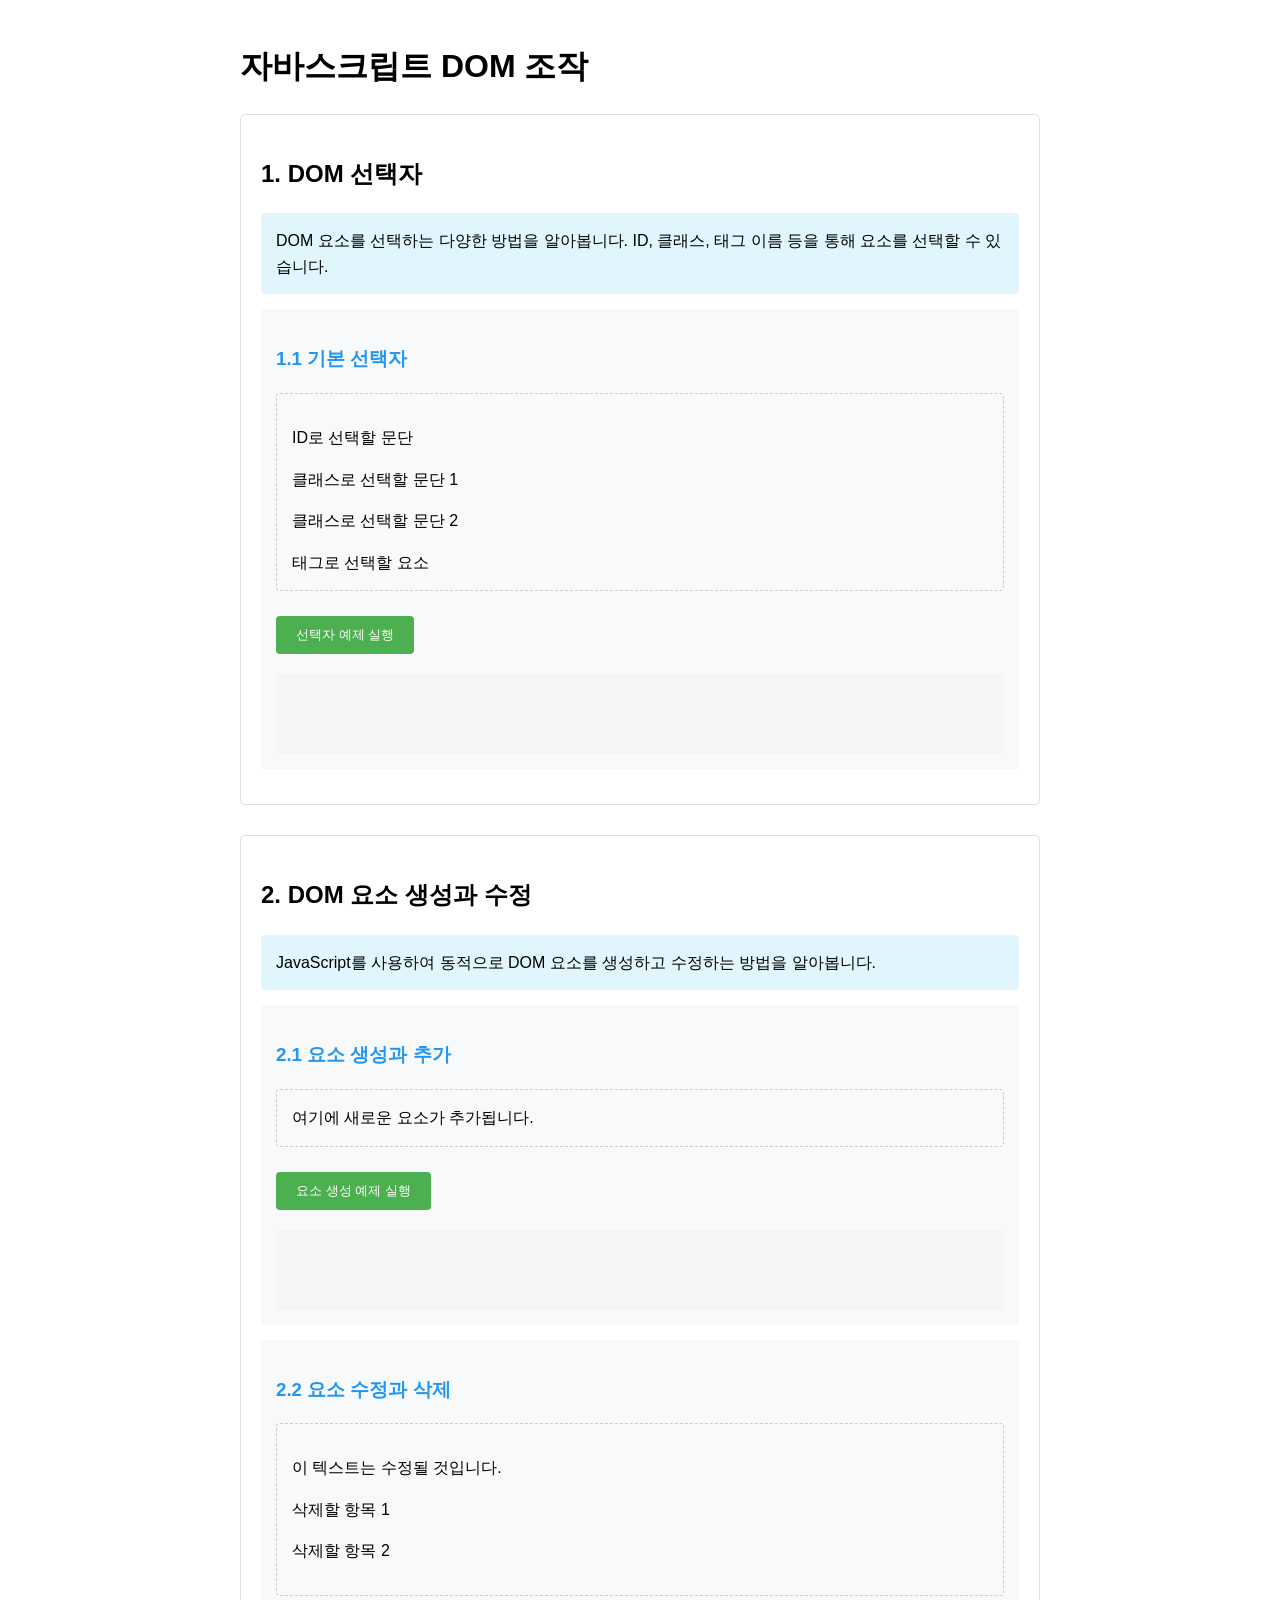
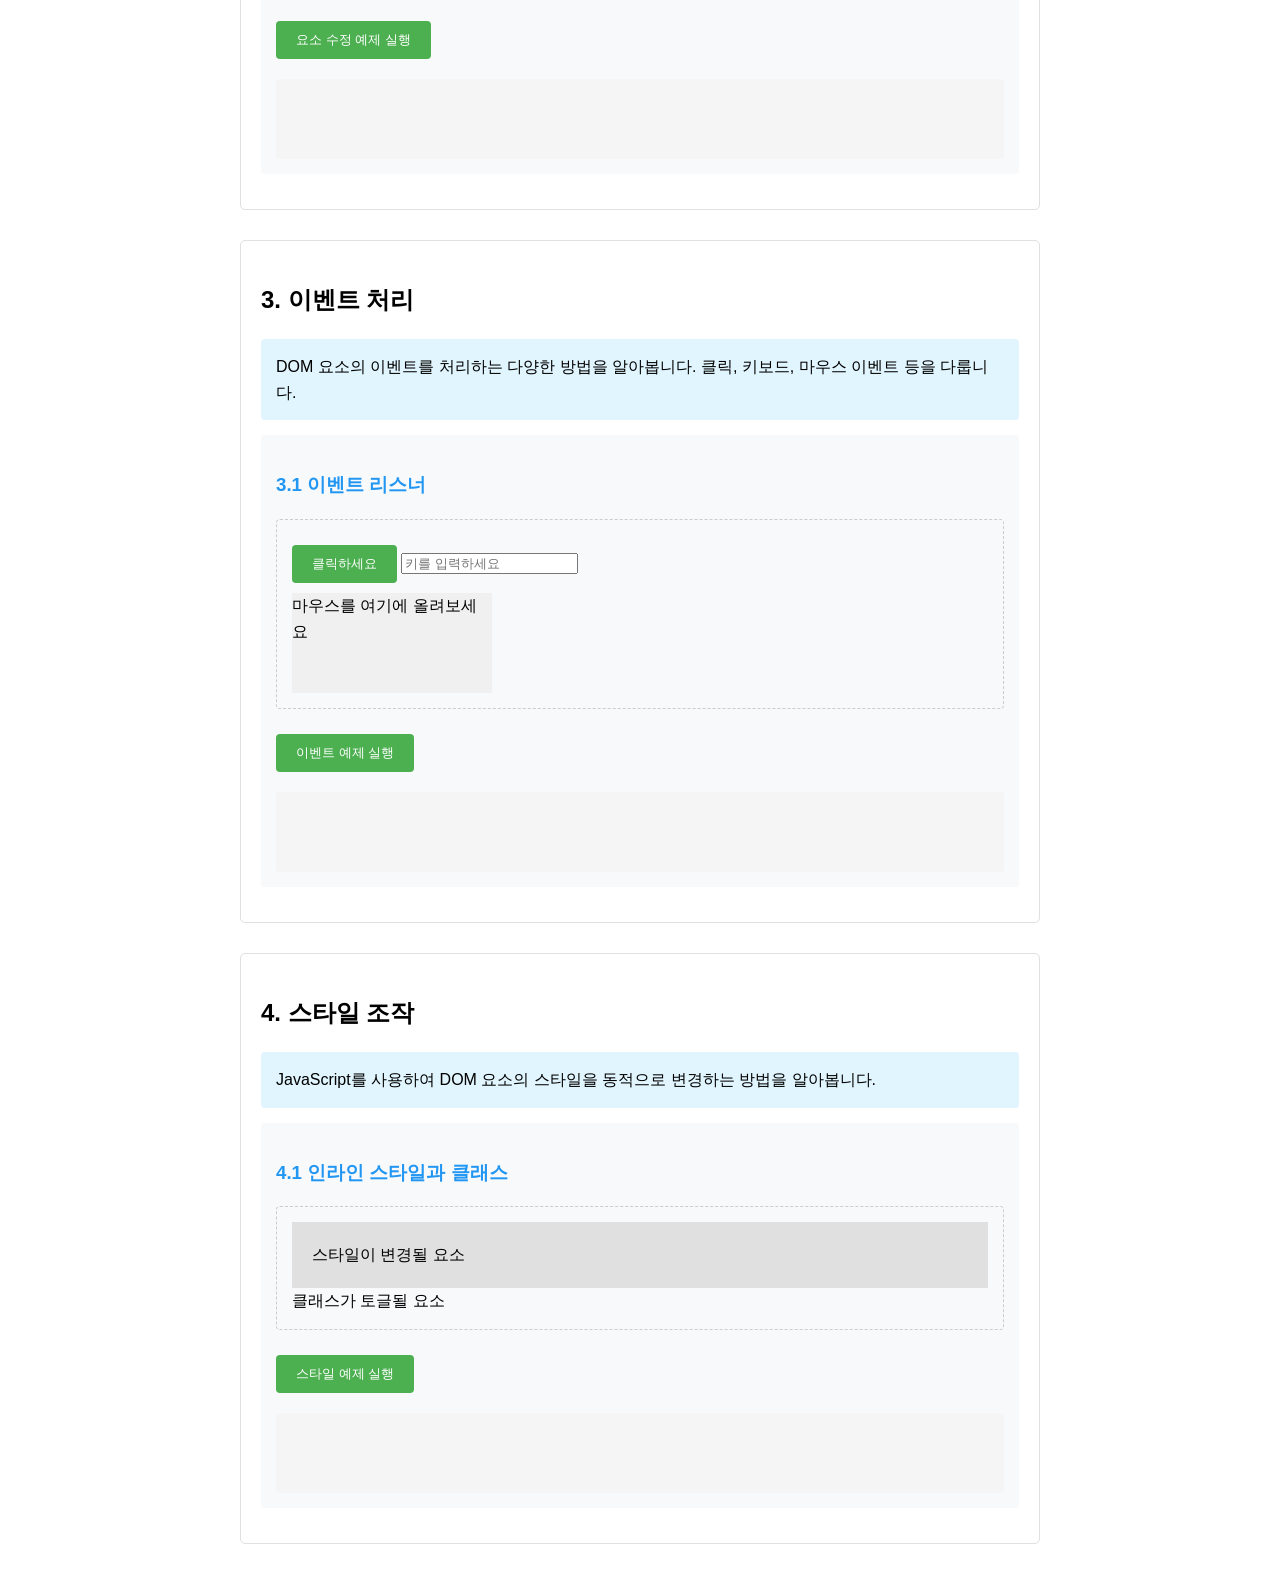
<file: javascript-basic/03_dom.html>
<!DOCTYPE html>
<html lang="ko">
<head>
    <meta charset="UTF-8">
    <meta name="viewport" content="width=device-width, initial-scale=1.0">
    <title>자바스크립트 DOM 조작</title>
</head>
<body>
    <h1>자바스크립트 DOM 조작</h1>

    <!-- DOM 선택자 섹션 -->
    <div class="section">
        <h2>1. DOM 선택자</h2>
        <div class="explanation">
            DOM 요소를 선택하는 다양한 방법을 알아봅니다.
            ID, 클래스, 태그 이름 등을 통해 요소를 선택할 수 있습니다.
        </div>
        <div class="sub-section">
            <h3>1.1 기본 선택자</h3>
            <div id="select-example" class="demo-area">
                <p id="para1">ID로 선택할 문단</p>
                <p class="highlight">클래스로 선택할 문단 1</p>
                <p class="highlight">클래스로 선택할 문단 2</p>
                <span>태그로 선택할 요소</span>
            </div>
            <button onclick="runSelectorExample()">선택자 예제 실행</button>
            <div id="selectorOutput" class="output"></div>
        </div>
    </div>

    <!-- DOM 생성과 수정 섹션 -->
    <div class="section">
        <h2>2. DOM 요소 생성과 수정</h2>
        <div class="explanation">
            JavaScript를 사용하여 동적으로 DOM 요소를 생성하고 수정하는 방법을 알아봅니다.
        </div>
        <div class="sub-section">
            <h3>2.1 요소 생성과 추가</h3>
            <div id="create-example" class="demo-area">
                <div id="container">여기에 새로운 요소가 추가됩니다.</div>
            </div>
            <button onclick="runCreateExample()">요소 생성 예제 실행</button>
            <div id="createOutput" class="output"></div>
        </div>
        <div class="sub-section">
            <h3>2.2 요소 수정과 삭제</h3>
            <div id="modify-example" class="demo-area">
                <p id="modify-text">이 텍스트는 수정될 것입니다.</p>
                <div id="remove-items">
                    <p>삭제할 항목 1</p>
                    <p>삭제할 항목 2</p>
                </div>
            </div>
            <button onclick="runModifyExample()">요소 수정 예제 실행</button>
            <div id="modifyOutput" class="output"></div>
        </div>
    </div>

    <!-- 이벤트 처리 섹션 -->
    <div class="section">
        <h2>3. 이벤트 처리</h2>
        <div class="explanation">
            DOM 요소의 이벤트를 처리하는 다양한 방법을 알아봅니다.
            클릭, 키보드, 마우스 이벤트 등을 다룹니다.
        </div>
        <div class="sub-section">
            <h3>3.1 이벤트 리스너</h3>
            <div id="event-example" class="demo-area">
                <button id="clickBtn">클릭하세요</button>
                <input type="text" id="keyInput" placeholder="키를 입력하세요">
                <div id="mouseArea" style="width: 200px; height: 100px; background: #f0f0f0;">
                    마우스를 여기에 올려보세요
                </div>
            </div>
            <button onclick="runEventExample()">이벤트 예제 실행</button>
            <div id="eventOutput" class="output"></div>
        </div>
    </div>

    <!-- 스타일 조작 섹션 -->
    <div class="section">
        <h2>4. 스타일 조작</h2>
        <div class="explanation">
            JavaScript를 사용하여 DOM 요소의 스타일을 동적으로 변경하는 방법을 알아봅니다.
        </div>
        <div class="sub-section">
            <h3>4.1 인라인 스타일과 클래스</h3>
            <div id="style-example" class="demo-area">
                <div id="styleTarget" style="padding: 20px; background: #e0e0e0;">
                    스타일이 변경될 요소
                </div>
                <div id="classTarget">
                    클래스가 토글될 요소
                </div>
            </div>
            <button onclick="runStyleExample()">스타일 예제 실행</button>
            <div id="styleOutput" class="output"></div>
        </div>
    </div>

    <script>
        /**
         * 출력 함수 - 결과를 화면에 표시
         * @param {string} outputId - 출력할 div의 ID
         * @param {string} text - 출력할 텍스트
         * @param {boolean} isError - 에러 여부 (true면 빨간색으로 표시)
         */
        function appendToOutput(outputId, text, isError = false) {
            const output = document.getElementById(outputId);
            const line = document.createElement('div');
            line.style.color = isError ? 'red' : 'black';
            line.textContent = text;
            output.appendChild(line);
        }

        /**
         * DOM 선택자 예제
         * 다양한 방법으로 DOM 요소를 선택하는 방법을 보여줍니다.
         */
        function runSelectorExample() {
            const output = document.getElementById('selectorOutput');
            output.innerHTML = '';

            // ID로 선택
            const para1 = document.getElementById('para1');
            appendToOutput('selectorOutput', '1. ID로 선택:');
            appendToOutput('selectorOutput', `내용: ${para1.textContent}`);

            // 클래스로 선택
            const highlights = document.getElementsByClassName('highlight');
            appendToOutput('selectorOutput', '\n2. 클래스로 선택:');
            Array.from(highlights).forEach((el, i) => {
                appendToOutput('selectorOutput', `${i + 1}번째 요소: ${el.textContent}`);
            });

            // 태그로 선택
            const spans = document.getElementsByTagName('span');
            appendToOutput('selectorOutput', '\n3. 태그로 선택:');
            Array.from(spans).forEach((el, i) => {
                appendToOutput('selectorOutput', `span ${i + 1}: ${el.textContent}`);
            });

            // querySelector 사용
            appendToOutput('selectorOutput', '\n4. querySelector 사용:');
            const firstHighlight = document.querySelector('.highlight');
            appendToOutput('selectorOutput', `첫 번째 .highlight: ${firstHighlight.textContent}`);
        }

        /**
         * DOM 요소 생성 예제
         * 새로운 요소를 생성하고 문서에 추가하는 방법을 보여줍니다.
         */
        function runCreateExample() {
            const output = document.getElementById('createOutput');
            output.innerHTML = '';
            const container = document.getElementById('container');
            container.innerHTML = '여기에 새로운 요소가 추가됩니다.';

            // 새로운 요소 생성
            appendToOutput('createOutput', '1. 새로운 요소 생성:');
            const newElement = document.createElement('div');
            newElement.textContent = '동적으로 생성된 새로운 요소';
            newElement.style.color = 'blue';
            container.appendChild(newElement);
            appendToOutput('createOutput', '- div 요소가 생성되어 추가됨');

            // 여러 요소 한 번에 추가
            appendToOutput('createOutput', '\n2. 여러 요소 추가:');
            const fragment = document.createDocumentFragment();
            for (let i = 1; i <= 3; i++) {
                const item = document.createElement('p');
                item.textContent = `항목 ${i}`;
                fragment.appendChild(item);
            }
            container.appendChild(fragment);
            appendToOutput('createOutput', '- 3개의 항목이 추가됨');
        }

        /**
         * DOM 요소 수정 예제
         * 기존 요소의 내용과 속성을 수정하는 방법을 보여줍니다.
         */
        function runModifyExample() {
            const output = document.getElementById('modifyOutput');
            output.innerHTML = '';

            // 텍스트 내용 수정
            const modifyText = document.getElementById('modify-text');
            appendToOutput('modifyOutput', '1. 텍스트 수정:');
            appendToOutput('modifyOutput', `이전 텍스트: ${modifyText.textContent}`);
            modifyText.textContent = '텍스트가 수정되었습니다!';
            appendToOutput('modifyOutput', `수정된 텍스트: ${modifyText.textContent}`);

            // 속성 수정
            appendToOutput('modifyOutput', '\n2. 속성 수정:');
            modifyText.setAttribute('data-modified', 'true');
            modifyText.style.color = 'red';
            appendToOutput('modifyOutput', '- 속성과 스타일이 수정됨');

            // 요소 삭제
            appendToOutput('modifyOutput', '\n3. 요소 삭제:');
            const removeItems = document.getElementById('remove-items');
            const firstItem = removeItems.firstElementChild;
            if (firstItem) {
                removeItems.removeChild(firstItem);
                appendToOutput('modifyOutput', '- 첫 번째 항목이 삭제됨');
            }
        }

        /**
         * 이벤트 처리 예제
         * 다양한 이벤트를 처리하는 방법을 보여줍니다.
         */
        function runEventExample() {
            const output = document.getElementById('eventOutput');
            output.innerHTML = '';

            // 클릭 이벤트
            const clickBtn = document.getElementById('clickBtn');
            clickBtn.addEventListener('click', () => {
                appendToOutput('eventOutput', '버튼이 클릭되었습니다!');
            });
            appendToOutput('eventOutput', '1. 클릭 이벤트 리스너가 추가됨');

            // 키보드 이벤트
            const keyInput = document.getElementById('keyInput');
            keyInput.addEventListener('keyup', (e) => {
                appendToOutput('eventOutput', `키가 입력됨: ${e.key}`);
            });
            appendToOutput('eventOutput', '2. 키보드 이벤트 리스너가 추가됨');

            // 마우스 이벤트
            const mouseArea = document.getElementById('mouseArea');
            mouseArea.addEventListener('mouseover', () => {
                appendToOutput('eventOutput', '마우스가 영역에 진입함');
            });
            mouseArea.addEventListener('mouseout', () => {
                appendToOutput('eventOutput', '마우스가 영역을 벗어남');
            });
            appendToOutput('eventOutput', '3. 마우스 이벤트 리스너가 추가됨');
        }

        /**
         * 스타일 조작 예제
         * DOM 요소의 스타일을 동적으로 변경하는 방법을 보여줍니다.
         */
        function runStyleExample() {
            const output = document.getElementById('styleOutput');
            output.innerHTML = '';

            // 인라인 스타일 변경
            const styleTarget = document.getElementById('styleTarget');
            appendToOutput('styleOutput', '1. 인라인 스타일 변경:');
            styleTarget.style.backgroundColor = '#ff9999';
            styleTarget.style.color = 'white';
            styleTarget.style.borderRadius = '5px';
            appendToOutput('styleOutput', '- 배경색, 텍스트 색상, 테두리 반경이 변경됨');

            // 클래스 조작
            const classTarget = document.getElementById('classTarget');
            appendToOutput('styleOutput', '\n2. 클래스 조작:');
            classTarget.classList.add('highlight-class');
            appendToOutput('styleOutput', '- highlight-class 추가됨');
            
            setTimeout(() => {
                classTarget.classList.remove('highlight-class');
                appendToOutput('styleOutput', '- highlight-class 제거됨');
            }, 2000);
        }
    </script>

    <!-- 스타일 정의 -->
    <style>
        body {
            font-family: 'Segoe UI', Tahoma, Geneva, Verdana, sans-serif;
            max-width: 800px;
            margin: 0 auto;
            padding: 20px;
            line-height: 1.6;
        }
        .section {
            margin-bottom: 30px;
            padding: 20px;
            border: 1px solid #e0e0e0;
            border-radius: 5px;
        }
        .sub-section {
            margin: 15px 0;
            padding: 15px;
            background-color: #f8f9fa;
            border-radius: 4px;
        }
        .demo-area {
            margin: 15px 0;
            padding: 15px;
            border: 1px dashed #ccc;
            border-radius: 4px;
        }
        .output {
            background-color: #f5f5f5;
            padding: 15px;
            margin-top: 10px;
            border-radius: 4px;
            min-height: 50px;
            white-space: pre-wrap;
            font-family: monospace;
        }
        button {
            background-color: #4CAF50;
            color: white;
            padding: 10px 20px;
            border: none;
            border-radius: 4px;
            cursor: pointer;
            margin: 10px 0;
        }
        button:hover {
            background-color: #45a049;
        }
        .explanation {
            background-color: #e1f5fe;
            padding: 15px;
            margin: 10px 0;
            border-radius: 4px;
        }
        h3 {
            color: #2196F3;
            margin-top: 20px;
        }
        .highlight-class {
            background-color: #ffeb3b;
            padding: 10px;
            transition: all 0.3s ease;
        }
        #mouseArea {
            transition: background-color 0.3s ease;
        }
        #mouseArea:hover {
            background-color: #ddd;
        }
    </style>
</body>
</html>
</file>
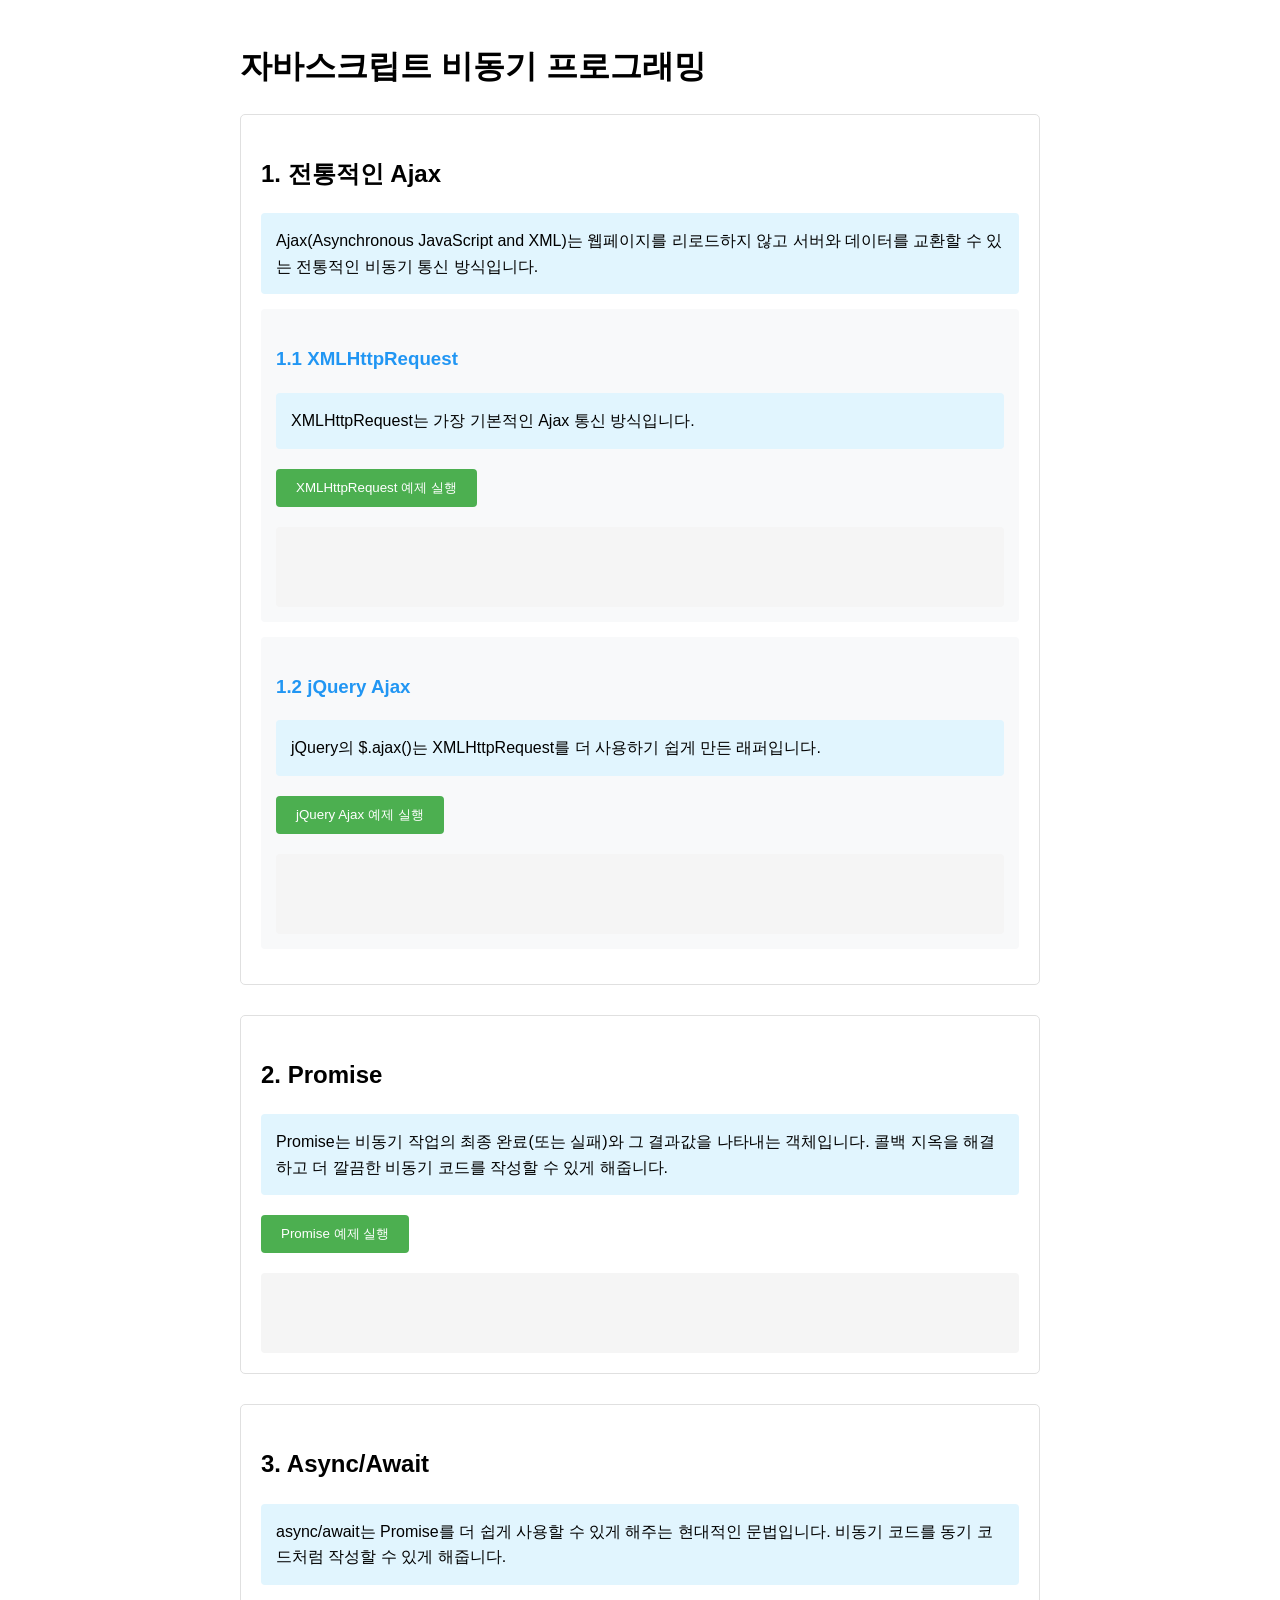
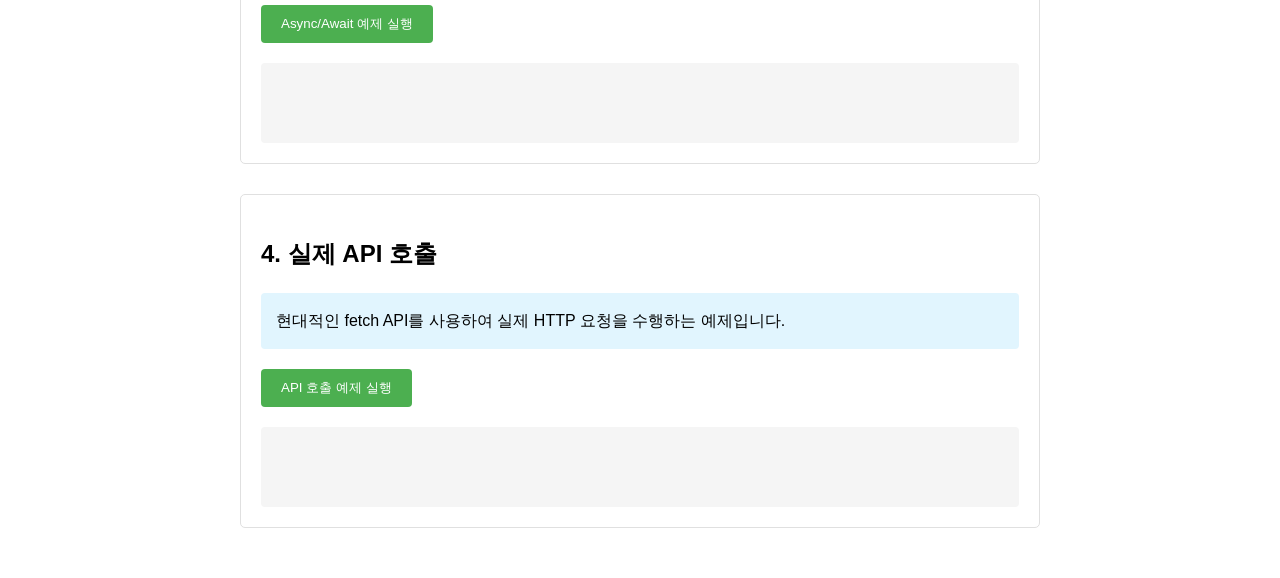
<file: javascript-basic/04_async.html>
<!DOCTYPE html>
<html lang="ko">
<head>
    <meta charset="UTF-8">
    <meta name="viewport" content="width=device-width, initial-scale=1.0">
    <title>비동기 프로그래밍 기초</title>
</head>
<body>
    <h1>자바스크립트 비동기 프로그래밍</h1>
    
    <!-- Ajax (XMLHttpRequest) 섹션 -->
    <div class="section">
        <h2>1. 전통적인 Ajax</h2>
        <div class="explanation">
            Ajax(Asynchronous JavaScript and XML)는 웹페이지를 리로드하지 않고
            서버와 데이터를 교환할 수 있는 전통적인 비동기 통신 방식입니다.
        </div>
        <div class="sub-section">
            <h3>1.1 XMLHttpRequest</h3>
            <div class="explanation">
                XMLHttpRequest는 가장 기본적인 Ajax 통신 방식입니다.
            </div>
            <button onclick="runXHRExample()">XMLHttpRequest 예제 실행</button>
            <div id="xhrOutput" class="output"></div>
        </div>
        <div class="sub-section">
            <h3>1.2 jQuery Ajax</h3>
            <div class="explanation">
                jQuery의 $.ajax()는 XMLHttpRequest를 더 사용하기 쉽게 만든 래퍼입니다.
            </div>
            <button onclick="runJQueryExample()">jQuery Ajax 예제 실행</button>
            <div id="jqueryOutput" class="output"></div>
        </div>
    </div>

    <!-- Promise 섹션 -->
    <div class="section">
        <h2>2. Promise</h2>
        <div class="explanation">
            Promise는 비동기 작업의 최종 완료(또는 실패)와 그 결과값을 나타내는 객체입니다.
            콜백 지옥을 해결하고 더 깔끔한 비동기 코드를 작성할 수 있게 해줍니다.
        </div>
        <button onclick="runPromiseExample()">Promise 예제 실행</button>
        <div id="promiseOutput" class="output"></div>
    </div>

    <!-- Async/Await 섹션 -->
    <div class="section">
        <h2>3. Async/Await</h2>
        <div class="explanation">
            async/await는 Promise를 더 쉽게 사용할 수 있게 해주는 현대적인 문법입니다.
            비동기 코드를 동기 코드처럼 작성할 수 있게 해줍니다.
        </div>
        <button onclick="runAsyncExample()">Async/Await 예제 실행</button>
        <div id="asyncOutput" class="output"></div>
    </div>

    <!-- 실제 API 호출 섹션 -->
    <div class="section">
        <h2>4. 실제 API 호출</h2>
        <div class="explanation">
            현대적인 fetch API를 사용하여 실제 HTTP 요청을 수행하는 예제입니다.
        </div>
        <button onclick="runApiExample()">API 호출 예제 실행</button>
        <div id="apiOutput" class="output"></div>
    </div>

    <!-- jQuery 라이브러리 추가 -->
    <script src="https://code.jquery.com/jquery-3.6.0.min.js"></script>
    
    <script>
        /**
         * 출력 함수 - 결과를 화면에 표시
         * @param {string} outputId - 출력할 div의 ID
         * @param {string} text - 출력할 텍스트
         * @param {boolean} isError - 에러 여부 (true면 빨간색으로 표시)
         */
        function appendToOutput(outputId, text, isError = false) {
            const output = document.getElementById(outputId);
            const line = document.createElement('div');
            line.style.color = isError ? 'red' : 'black';
            line.textContent = text;
            output.appendChild(line);
        }

        /**
         * XMLHttpRequest 예제
         * 가장 기본적인 Ajax 통신 방식입니다.
         * 브라우저의 내장 객체인 XMLHttpRequest를 사용합니다.
         */
        function runXHRExample() {
            const output = document.getElementById('xhrOutput');
            output.innerHTML = '';
            
            appendToOutput('xhrOutput', 'XMLHttpRequest로 데이터 요청 시작...');
            
            // XMLHttpRequest 객체 생성
            const xhr = new XMLHttpRequest();
            
            // 요청 설정
            xhr.open('GET', 'https://jsonplaceholder.typicode.com/todos/1', true);
            
            // 상태 변경 이벤트 핸들러
            xhr.onreadystatechange = function() {
                // readyState 4는 요청 완료를 의미
                if (xhr.readyState === 4) {
                    if (xhr.status === 200) {
                        // 성공적으로 데이터를 받았을 때
                        const data = JSON.parse(xhr.responseText);
                        appendToOutput('xhrOutput', 'XMLHttpRequest 응답 데이터:');
                        appendToOutput('xhrOutput', JSON.stringify(data, null, 2));
                    } else {
                        // 에러 발생 시
                        appendToOutput('xhrOutput', `에러 발생: ${xhr.status}`, true);
                    }
                }
            };
            
            // 요청 전송
            xhr.send();
        }

        /**
         * jQuery Ajax 예제
         * jQuery의 $.ajax() 메서드를 사용한 비동기 통신입니다.
         * XMLHttpRequest를 더 사용하기 쉽게 래핑한 버전입니다.
         */
        function runJQueryExample() {
            const output = document.getElementById('jqueryOutput');
            output.innerHTML = '';
            
            appendToOutput('jqueryOutput', 'jQuery Ajax로 데이터 요청 시작...');
            
            // jQuery ajax 요청
            $.ajax({
                url: 'https://jsonplaceholder.typicode.com/todos/2',
                method: 'GET',
                success: function(data) {
                    appendToOutput('jqueryOutput', 'jQuery Ajax 응답 데이터:');
                    appendToOutput('jqueryOutput', JSON.stringify(data, null, 2));
                },
                error: function(jqXHR, textStatus, errorThrown) {
                    appendToOutput('jqueryOutput', 
                        `에러 발생: ${textStatus} - ${errorThrown}`, true);
                }
            });
        }

        /**
         * Promise 예제
         * Promise는 비동기 작업의 완료 또는 실패를 나타내는 객체입니다.
         * 세 가지 상태를 가집니다:
         * 1. Pending(대기): 초기 상태
         * 2. Fulfilled(이행): 작업이 성공적으로 완료됨
         * 3. Rejected(거부): 작업이 실패함
         */
        function runPromiseExample() {
            const output = document.getElementById('promiseOutput');
            output.innerHTML = '';

            // Promise를 반환하는 가상의 API 함수
            function fetchData(id) {
                return new Promise((resolve, reject) => {
                    // setTimeout으로 비동기 작업 시뮬레이션 (1초 후 실행)
                    setTimeout(() => {
                        if (id > 0) {
                            // 성공 시 resolve 호출
                            resolve(`데이터 ${id}번이 성공적으로 로드됨`);
                        } else {
                            // 실패 시 reject 호출
                            reject('잘못된 ID입니다');
                        }
                    }, 1000);
                });
            }

            appendToOutput('promiseOutput', '데이터 요청 시작...');
            
            // Promise 체이닝 예제
            // .then()으로 성공 시의 처리
            // .catch()로 실패 시의 처리
            // .finally()로 성공/실패 상관없이 실행될 코드 처리
            fetchData(1)
                .then(result => {
                    appendToOutput('promiseOutput', result);
                    return fetchData(2); // 두 번째 Promise 반환 (체이닝)
                })
                .then(result => {
                    appendToOutput('promiseOutput', result);
                })
                .catch(error => {
                    appendToOutput('promiseOutput', `에러 발생: ${error}`, true);
                })
                .finally(() => {
                    appendToOutput('promiseOutput', '모든 작업 완료');
                });
        }

        /**
         * Async/Await 예제
         * async/await는 Promise를 더 쉽게 다루기 위한 문법입니다.
         * 
         * async: 
         * - 함수를 비동기 함수로 선언합니다.
         * - 항상 Promise를 반환합니다.
         * 
         * await:
         * - Promise가 처리될 때까지 기다립니다.
         * - async 함수 내에서만 사용 가능합니다.
         * - 비동기 코드를 동기 코드처럼 작성할 수 있게 해줍니다.
         */
        async function runAsyncExample() {
            const output = document.getElementById('asyncOutput');
            output.innerHTML = '';

            // Promise를 반환하는 가상의 사용자 데이터 요청 함수
            async function fetchUserData(id) {
                return new Promise(resolve => {
                    setTimeout(() => {
                        resolve({
                            id: id,
                            name: `사용자${id}`,
                            email: `user${id}@example.com`
                        });
                    }, 1000);
                });
            }

            try {
                appendToOutput('asyncOutput', '사용자 데이터 요청 시작...');
                
                // await를 사용하여 Promise가 처리될 때까지 대기
                // 코드가 마치 동기적으로 실행되는 것처럼 보입니다
                const user1 = await fetchUserData(1);
                appendToOutput('asyncOutput', `첫 번째 사용자: ${JSON.stringify(user1)}`);
                
                const user2 = await fetchUserData(2);
                appendToOutput('asyncOutput', `두 번째 사용자: ${JSON.stringify(user2)}`);
            } catch (error) {
                // try/catch로 에러 처리
                appendToOutput('asyncOutput', `에러 발생: ${error}`, true);
            }
        }

        /**
         * 실제 API 호출 예제
         * fetch API를 사용하여 실제 서버와 통신하는 예제입니다.
         * fetch는 Promise를 반환하므로 async/await와 함께 사용하기 좋습니다.
         */
        async function runApiExample() {
            const output = document.getElementById('apiOutput');
            output.innerHTML = '';

            try {
                appendToOutput('apiOutput', 'JSONPlaceholder API 호출 시작...');
                
                // fetch로 HTTP GET 요청 보내기
                // await를 사용하여 응답을 기다립니다
                const response = await fetch('https://jsonplaceholder.typicode.com/posts/1');
                if (!response.ok) {
                    throw new Error('네트워크 응답이 올바르지 않습니다');
                }
                
                // response.json()도 Promise를 반환하므로 await 필요
                const data = await response.json();
                appendToOutput('apiOutput', '받은 데이터:');
                appendToOutput('apiOutput', JSON.stringify(data, null, 2));
            } catch (error) {
                appendToOutput('apiOutput', `API 호출 중 에러 발생: ${error}`, true);
            }
        }
    </script>

    <!-- 스타일 정의 -->
    <style>
        body {
            font-family: 'Segoe UI', Tahoma, Geneva, Verdana, sans-serif;
            max-width: 800px;
            margin: 0 auto;
            padding: 20px;
            line-height: 1.6;
        }
        .section {
            margin-bottom: 30px;
            padding: 20px;
            border: 1px solid #e0e0e0;
            border-radius: 5px;
        }
        .sub-section {
            margin: 15px 0;
            padding: 15px;
            background-color: #f8f9fa;
            border-radius: 4px;
        }
        .output {
            background-color: #f5f5f5;
            padding: 15px;
            margin-top: 10px;
            border-radius: 4px;
            min-height: 50px;
            white-space: pre-wrap;
        }
        button {
            background-color: #4CAF50;
            color: white;
            padding: 10px 20px;
            border: none;
            border-radius: 4px;
            cursor: pointer;
            margin: 10px 0;
        }
        button:hover {
            background-color: #45a049;
        }
        .explanation {
            background-color: #e1f5fe;
            padding: 15px;
            margin: 10px 0;
            border-radius: 4px;
        }
        h3 {
            color: #2196F3;
            margin-top: 20px;
        }
    </style>
</body>
</html>
</file>
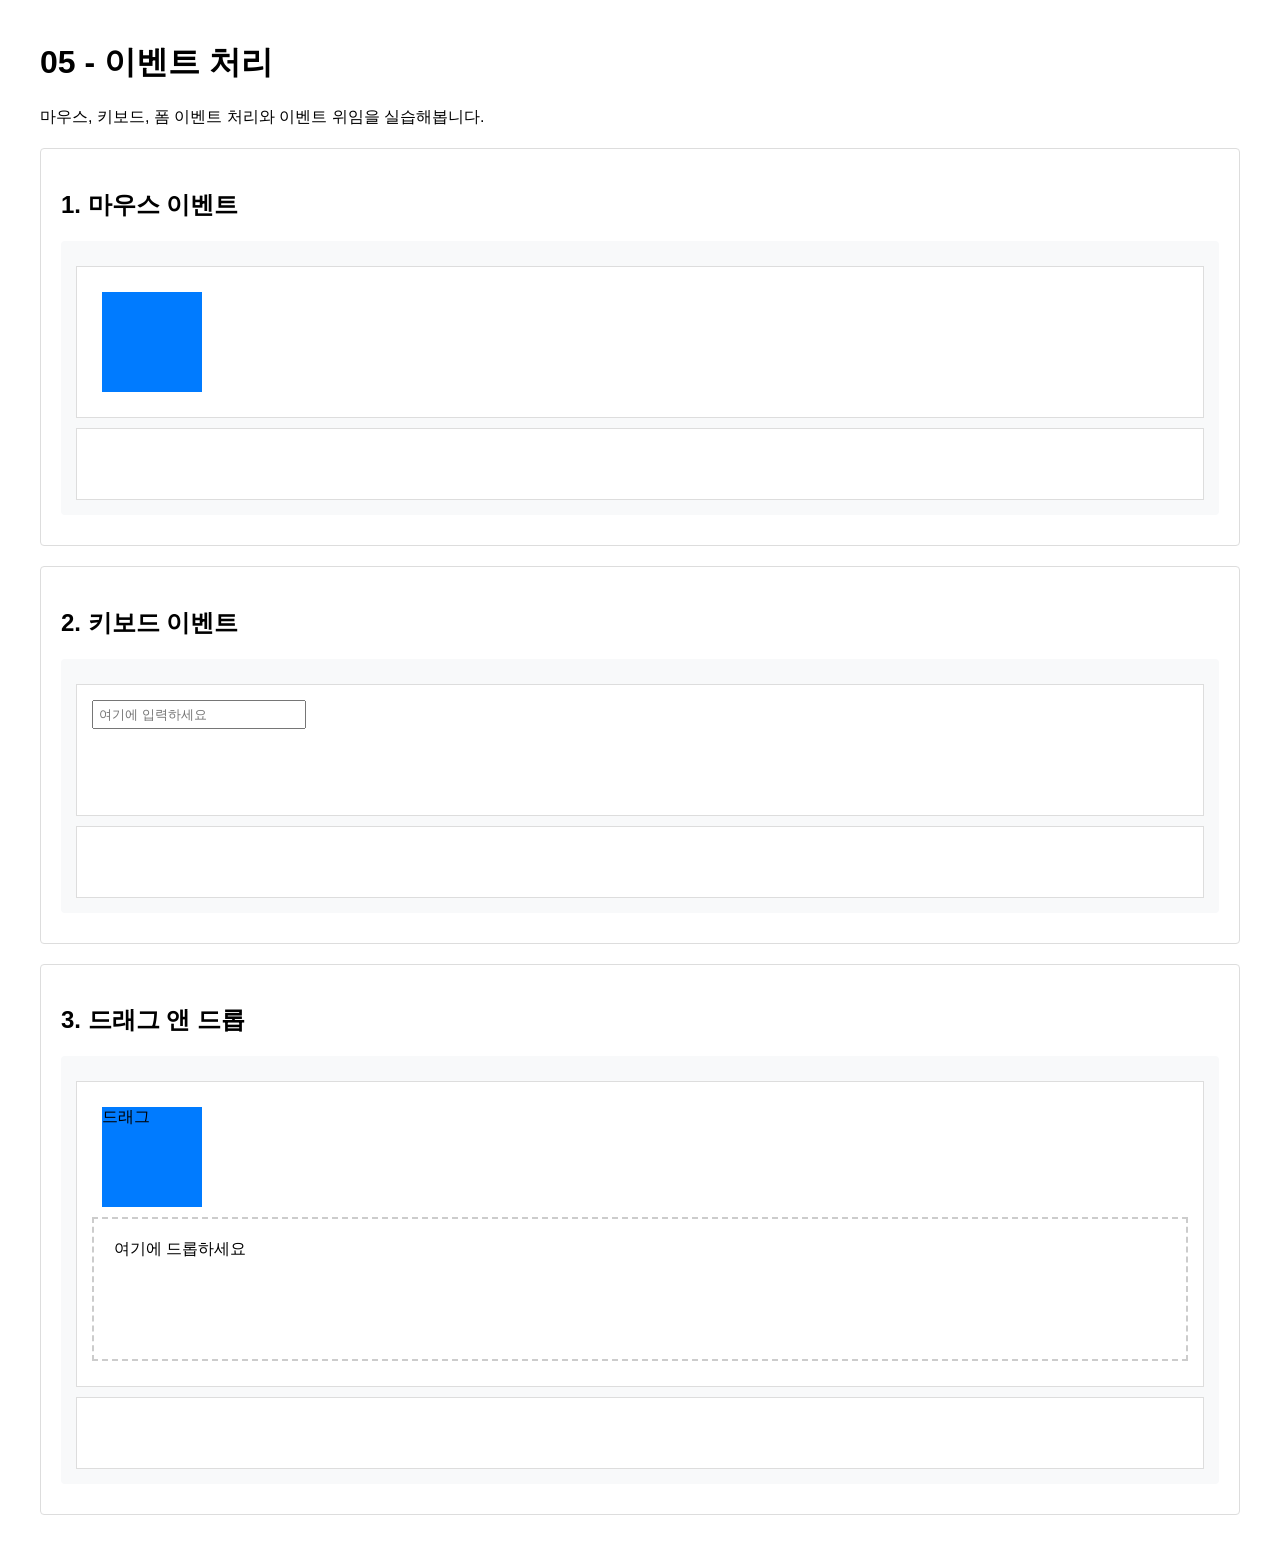
<file: javascript-basic/05_events.html>
<!DOCTYPE html>
<html lang="ko">
<head>
    <meta charset="UTF-8">
    <meta name="viewport" content="width=device-width, initial-scale=1.0">
    <title>05 - 이벤트 처리</title>
    <script>
        // 마우스 이벤트 예제를 실행하는 함수
        const runMouseExample = () => {
            const mouseCode = `
                // 마우스 이벤트 처리를 위한 DOM 요소 선택
                const demoArea = document.getElementById('mouseDemo');

                // 박스 요소 생성 및 스타일링
                const box = document.createElement('div');
                box.className = 'box';  // CSS 클래스 적용
                demoArea.appendChild(box);

                // 마우스 위치 표시 영역 생성
                const positionDisplay = document.createElement('div');
                demoArea.appendChild(positionDisplay);

                // mouseenter 이벤트: 요소에 마우스가 진입할 때 발생
                box.addEventListener('mouseenter', () => {
                    console.log('마우스 진입');
                    // transform을 사용한 확대 효과
                    box.style.transform = 'scale(1.1)';
                });

                // mouseleave 이벤트: 요소에서 마우스가 벗어날 때 발생
                box.addEventListener('mouseleave', () => {
                    console.log('마우스 이탈');
                    // 원래 크기로 복귀
                    box.style.transform = 'scale(1)';
                });

                // click 이벤트: 요소를 클릭할 때 발생
                box.addEventListener('click', () => {
                    console.log('클릭');
                    // 랜덤 배경색 적용
                    box.style.background = getRandomColor();
                });

                // mousemove 이벤트: 마우스가 움직일 때마다 발생
                demoArea.addEventListener('mousemove', (e) => {
                    // getBoundingClientRect: 요소의 크기와 위치 정보를 반환
                    const rect = demoArea.getBoundingClientRect();
                    // 요소 내부에서의 상대적 마우스 위치 계산
                    const x = e.clientX - rect.left;
                    const y = e.clientY - rect.top;
                    positionDisplay.textContent = \`X: \${Math.round(x)}, Y: \${Math.round(y)}\`;
                });

                // 랜덤 색상 생성 함수
                function getRandomColor() {
                    const letters = '0123456789ABCDEF';
                    let color = '#';
                    // 6자리 16진수 색상 코드 생성
                    for (let i = 0; i < 6; i++) {
                        color += letters[Math.floor(Math.random() * 16)];
                    }
                    return color;
                }
            `;
            runCode('mouseCode', 'mouseOutput', 'mouseDemo', mouseCode);
        };

        // 키보드 이벤트 예제를 실행하는 함수
        const runKeyboardExample = () => {
            const keyboardCode = `
                // 키보드 이벤트 처리를 위한 DOM 요소 선택
                const demoArea = document.getElementById('keyboardDemo');

                // 입력 필드 생성 및 설정
                const input = document.createElement('input');
                input.type = 'text';
                input.placeholder = '여기에 입력하세요';
                input.style.width = '200px';
                input.style.padding = '5px';
                demoArea.appendChild(input);

                // 결과 표시 영역 생성
                const display = document.createElement('div');
                display.style.marginTop = '10px';
                demoArea.appendChild(display);

                // keydown 이벤트: 키를 누를 때 발생
                input.addEventListener('keydown', (e) => {
                    console.log('keydown:', e.key);
                    display.textContent = \`마지막 키: \${e.key} (코드: \${e.code})\`;
                });

                // input 이벤트: 입력 값이 변경될 때 발생
                input.addEventListener('input', (e) => {
                    console.log('입력값:', e.target.value);
                });

                // 특수 키 조합 처리 (전역 이벤트)
                document.addEventListener('keydown', (e) => {
                    // Ctrl+S 조합 감지
                    if (e.ctrlKey && e.key === 's') {
                        e.preventDefault();  // 브라우저 기본 동작 방지
                        console.log('Ctrl+S 감지!');
                        display.textContent = 'Ctrl+S가 눌렸습니다!';
                    }
                });
            `;
            runCode('keyboardCode', 'keyboardOutput', 'keyboardDemo', keyboardCode);
        };

        // 드래그 앤 드롭 예제를 실행하는 함수
        const runDragExample = () => {
            const dragCode = `
                // 드래그 앤 드롭을 위한 DOM 요소 선택
                const demoArea = document.getElementById('dragDemo');

                // 드래그 가능한 요소 생성
                const draggable = document.createElement('div');
                draggable.className = 'box draggable';
                draggable.textContent = '드래그';
                draggable.draggable = true;  // 드래그 가능 속성 설정
                demoArea.appendChild(draggable);

                // 드롭 영역 생성
                const dropZone = document.createElement('div');
                dropZone.className = 'drop-zone';
                dropZone.textContent = '여기에 드롭하세요';
                demoArea.appendChild(dropZone);

                // dragstart 이벤트: 드래그 시작 시 발생
                draggable.addEventListener('dragstart', (e) => {
                    console.log('드래그 시작');
                    e.target.style.opacity = '0.5';  // 드래그 중 투명도 변경
                    // 드래그 데이터 설정
                    e.dataTransfer.setData('text/plain', 'dragged-box');
                });

                // dragend 이벤트: 드래그 종료 시 발생
                draggable.addEventListener('dragend', (e) => {
                    console.log('드래그 종료');
                    e.target.style.opacity = '1';  // 투명도 복구
                });

                // dragover 이벤트: 드래그한 요소가 드롭 영역 위에 있을 때
                dropZone.addEventListener('dragover', (e) => {
                    e.preventDefault();  // 기본 동작 방지 (드롭 허용)
                    dropZone.classList.add('active');  // 시각적 피드백
                });

                // dragleave 이벤트: 드래그한 요소가 드롭 영역을 벗어날 때
                dropZone.addEventListener('dragleave', () => {
                    dropZone.classList.remove('active');  // 시각적 피드백 제거
                });

                // drop 이벤트: 요소를 드롭했을 때
                dropZone.addEventListener('drop', (e) => {
                    e.preventDefault();
                    dropZone.classList.remove('active');
                    
                    // 드래그 데이터 확인
                    const data = e.dataTransfer.getData('text/plain');
                    if (data === 'dragged-box') {
                        dropZone.appendChild(draggable);  // 요소 이동
                        console.log('드롭 완료!');
                    }
                });
            `;
            runCode('dragCode', 'dragOutput', 'dragDemo', dragCode);
        };

        // 코드 실행을 위한 유틸리티 함수
        function runCode(codeId, outputId, demoId, code) {
            const output = document.getElementById(outputId);
            const demo = document.getElementById(demoId);
            
            output.innerHTML = '';
            demo.innerHTML = '';

            // 콘본 console 함수들 보관
            const originalLog = console.log;
            const logs = [];
            
            // console.log 함수 재정의
            console.log = function(...args) {
                logs.push(args.map(arg => 
                    typeof arg === 'object' ? JSON.stringify(arg) : arg
                ).join(' '));
                originalLog.apply(console, args);
            };

            try {
                // 코드 실행
                new Function(code)();
                // 결과 표시
                output.innerHTML = logs.join('<br>');
            } catch (error) {
                output.innerHTML = `<span class="error">❌ ${error.message}</span>`;
            } finally {
                // console.log 복구
                console.log = originalLog;
            }
        }

        // DOM 로드 완료 후 예제 실행
        document.addEventListener('DOMContentLoaded', () => {
            runMouseExample();
            runKeyboardExample();
            runDragExample();
        });
    </script>
    <style>
        body { 
            font-family: 'Segoe UI', sans-serif; 
            max-width: 1200px; 
            margin: 0 auto; 
            padding: 20px;
        }
        .example { 
            margin: 20px 0; 
            padding: 20px;
            border: 1px solid #ddd;
            border-radius: 4px;
        }
        .code-area {
            background: #f8f9fa;
            padding: 15px;
            border-radius: 4px;
            margin: 10px 0;
        }
        .code-editor {
            width: 100%;
            height: 200px;
            font-family: monospace;
            padding: 10px;
            margin-bottom: 10px;
        }
        .controls {
            margin: 10px 0;
        }
        .output {
            background: #fff;
            border: 1px solid #ddd;
            padding: 10px;
            margin-top: 10px;
            min-height: 50px;
        }
        .demo-area {
            border: 1px solid #ddd;
            padding: 15px;
            margin: 10px 0;
            min-height: 100px;
            background: #fff;
        }
        .error { color: #dc3545; }
        
        /* 이벤트 데모를 위한 추가 스타일 */
        .highlight { background: yellow; }
        .box {
            width: 100px;
            height: 100px;
            background: #007bff;
            margin: 10px;
            cursor: pointer;
            transition: all 0.3s;
        }
        .box:hover {
            background: #0056b3;
        }
        .draggable {
            cursor: move;
            user-select: none;
        }
        .drop-zone {
            border: 2px dashed #ccc;
            padding: 20px;
            margin: 10px 0;
            min-height: 100px;
        }
        .drop-zone.active {
            border-color: #28a745;
            background: #e9ffef;
        }
    </style>
</head>
<body>
    <h1>05 - 이벤트 처리</h1>
    <p>마우스, 키보드, 폼 이벤트 처리와 이벤트 위임을 실습해봅니다.</p>

    <div class="example">
        <h2>1. 마우스 이벤트</h2>
        <div class="code-area">
            <div id="mouseDemo" class="demo-area"></div>
            <div id="mouseOutput" class="output"></div>
        </div>
    </div>

    <div class="example">
        <h2>2. 키보드 이벤트</h2>
        <div class="code-area">
            <div id="keyboardDemo" class="demo-area"></div>
            <div id="keyboardOutput" class="output"></div>
        </div>
    </div>

    <div class="example">
        <h2>3. 드래그 앤 드롭</h2>
        <div class="code-area">
            <div id="dragDemo" class="demo-area"></div>
            <div id="dragOutput" class="output"></div>
        </div>
    </div>
</body>
</html>
</file>
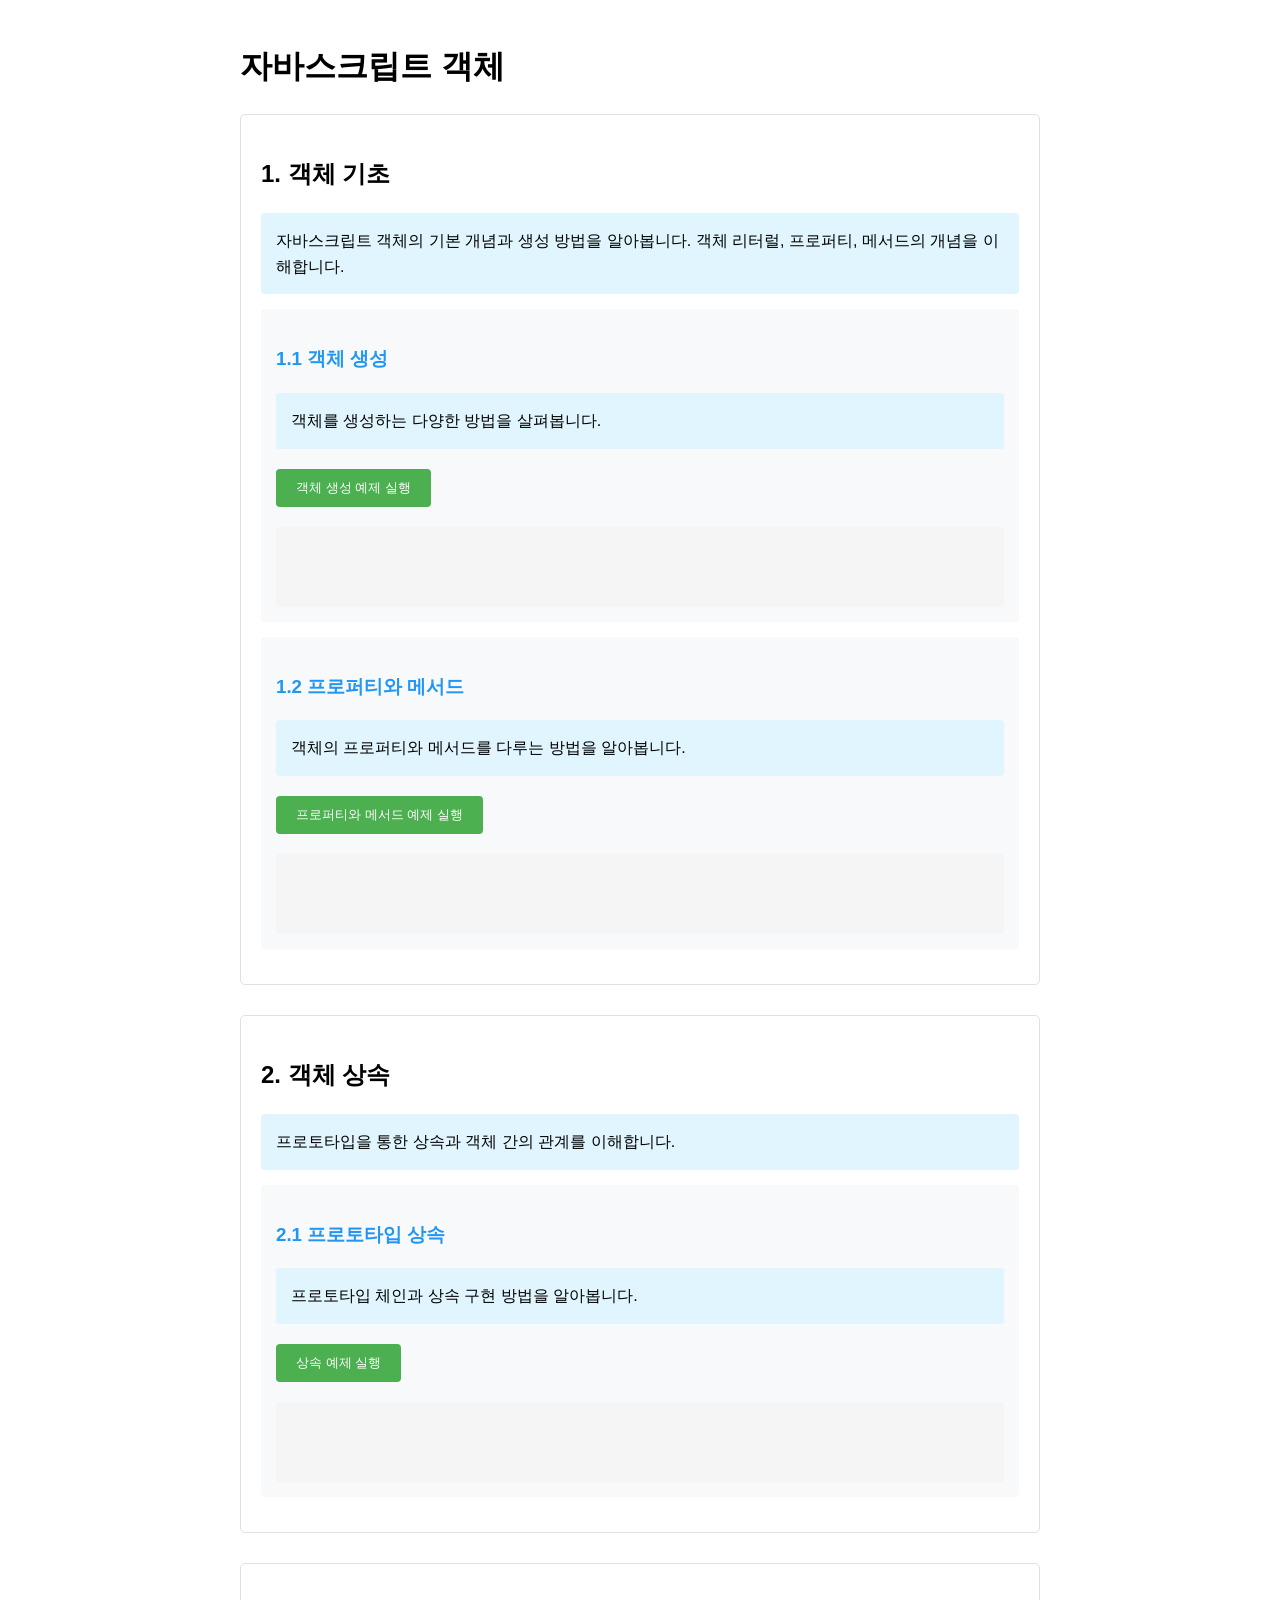
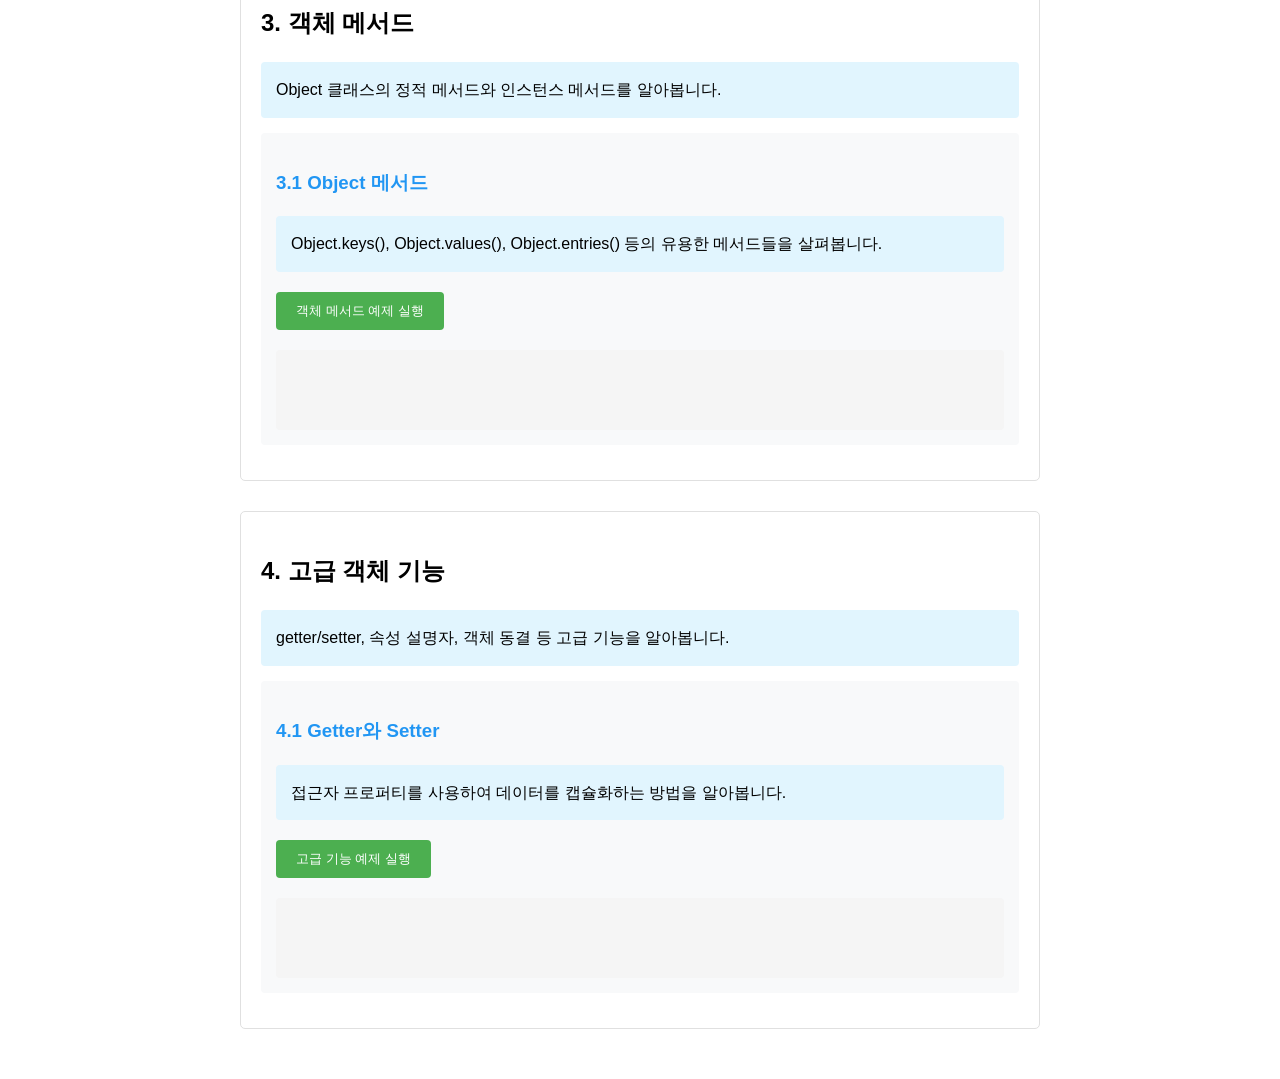
<file: javascript-basic/05_objects.html>
<!DOCTYPE html>
<html lang="ko">
<head>
    <meta charset="UTF-8">
    <meta name="viewport" content="width=device-width, initial-scale=1.0">
    <title>자바스크립트 객체</title>
</head>
<body>
    <h1>자바스크립트 객체</h1>

    <!-- 객체 기초 섹션 -->
    <div class="section">
        <h2>1. 객체 기초</h2>
        <div class="explanation">
            자바스크립트 객체의 기본 개념과 생성 방법을 알아봅니다.
            객체 리터럴, 프로퍼티, 메서드의 개념을 이해합니다.
        </div>
        <div class="sub-section">
            <h3>1.1 객체 생성</h3>
            <div class="explanation">
                객체를 생성하는 다양한 방법을 살펴봅니다.
            </div>
            <button onclick="runObjectCreationExample()">객체 생성 예제 실행</button>
            <div id="objectCreationOutput" class="output"></div>
        </div>
        <div class="sub-section">
            <h3>1.2 프로퍼티와 메서드</h3>
            <div class="explanation">
                객체의 프로퍼티와 메서드를 다루는 방법을 알아봅니다.
            </div>
            <button onclick="runPropertyMethodExample()">프로퍼티와 메서드 예제 실행</button>
            <div id="propertyMethodOutput" class="output"></div>
        </div>
    </div>

    <!-- 객체 상속 섹션 -->
    <div class="section">
        <h2>2. 객체 상속</h2>
        <div class="explanation">
            프로토타입을 통한 상속과 객체 간의 관계를 이해합니다.
        </div>
        <div class="sub-section">
            <h3>2.1 프로토타입 상속</h3>
            <div class="explanation">
                프로토타입 체인과 상속 구현 방법을 알아봅니다.
            </div>
            <button onclick="runInheritanceExample()">상속 예제 실행</button>
            <div id="inheritanceOutput" class="output"></div>
        </div>
    </div>

    <!-- 객체 메서드 섹션 -->
    <div class="section">
        <h2>3. 객체 메서드</h2>
        <div class="explanation">
            Object 클래스의 정적 메서드와 인스턴스 메서드를 알아봅니다.
        </div>
        <div class="sub-section">
            <h3>3.1 Object 메서드</h3>
            <div class="explanation">
                Object.keys(), Object.values(), Object.entries() 등의 유용한 메서드들을 살펴봅니다.
            </div>
            <button onclick="runObjectMethodsExample()">객체 메서드 예제 실행</button>
            <div id="objectMethodsOutput" class="output"></div>
        </div>
    </div>

    <!-- 고급 객체 기능 섹션 -->
    <div class="section">
        <h2>4. 고급 객체 기능</h2>
        <div class="explanation">
            getter/setter, 속성 설명자, 객체 동결 등 고급 기능을 알아봅니다.
        </div>
        <div class="sub-section">
            <h3>4.1 Getter와 Setter</h3>
            <div class="explanation">
                접근자 프로퍼티를 사용하여 데이터를 캡슐화하는 방법을 알아봅니다.
            </div>
            <button onclick="runAdvancedFeaturesExample()">고급 기능 예제 실행</button>
            <div id="advancedFeaturesOutput" class="output"></div>
        </div>
    </div>

    <script>
        /**
         * 출력 함수 - 결과를 화면에 표시
         * @param {string} outputId - 출력할 div의 ID
         * @param {string} text - 출력할 텍스트
         * @param {boolean} isError - 에러 여부 (true면 빨간색으로 표시)
         */
        function appendToOutput(outputId, text, isError = false) {
            const output = document.getElementById(outputId);
            const line = document.createElement('div');
            line.style.color = isError ? 'red' : 'black';
            line.textContent = text;
            output.appendChild(line);
        }

        /**
         * 객체 생성 예제
         * 다양한 방법으로 객체를 생성하는 방법을 보여줍니다.
         */
        function runObjectCreationExample() {
            const output = document.getElementById('objectCreationOutput');
            output.innerHTML = '';

            // 객체 리터럴
            appendToOutput('objectCreationOutput', '1. 객체 리터럴로 생성:');
            const person = {
                name: '홍길동',
                age: 25,
                sayHello() {
                    return `안녕하세요, 저는 ${this.name}입니다.`;
                }
            };
            appendToOutput('objectCreationOutput', JSON.stringify(person, null, 2));
            appendToOutput('objectCreationOutput', person.sayHello());

            // 생성자 함수
            appendToOutput('objectCreationOutput', '\n2. 생성자 함수로 생성:');
            function Person(name, age) {
                this.name = name;
                this.age = age;
                this.greet = function() {
                    return `반갑습니다, ${this.name}입니다.`;
                };
            }
            const person2 = new Person('김철수', 30);
            appendToOutput('objectCreationOutput', JSON.stringify(person2, null, 2));
            appendToOutput('objectCreationOutput', person2.greet());

            // Object.create()
            appendToOutput('objectCreationOutput', '\n3. Object.create()로 생성:');
            const personProto = {
                introduce() {
                    return `이름: ${this.name}, 나이: ${this.age}`;
                }
            };
            const person3 = Object.create(personProto);
            person3.name = '이영희';
            person3.age = 28;
            appendToOutput('objectCreationOutput', person3.introduce());
        }

        /**
         * 프로퍼티와 메서드 예제
         * 객체의 프로퍼티와 메서드를 다루는 방법을 보여줍니다.
         */
        function runPropertyMethodExample() {
            const output = document.getElementById('propertyMethodOutput');
            output.innerHTML = '';

            const car = {
                brand: '현대',
                model: '아반떼',
                year: 2023,
                features: ['에어백', '후방 카메라', '블루투스'],
                start() {
                    return `${this.brand} ${this.model} 시동 걸림`;
                }
            };

            // 프로퍼티 접근
            appendToOutput('propertyMethodOutput', '1. 프로퍼티 접근:');
            appendToOutput('propertyMethodOutput', `점 표기법: ${car.brand}`);
            appendToOutput('propertyMethodOutput', `대괄호 표기법: ${car['model']}`);

            // 프로퍼티 추가/수정/삭제
            appendToOutput('propertyMethodOutput', '\n2. 프로퍼티 조작:');
            car.color = '흰색'; // 추가
            car.year = 2024; // 수정
            delete car.features; // 삭제
            appendToOutput('propertyMethodOutput', JSON.stringify(car, null, 2));

            // 메서드 호출
            appendToOutput('propertyMethodOutput', '\n3. 메서드 호출:');
            appendToOutput('propertyMethodOutput', car.start());
        }

        /**
         * 상속 예제
         * 프로토타입을 통한 상속을 보여줍니다.
         */
        function runInheritanceExample() {
            const output = document.getElementById('inheritanceOutput');
            output.innerHTML = '';

            // 부모 생성자
            function Animal(name) {
                this.name = name;
            }

            // 프로토타입에 메서드 추가
            Animal.prototype.makeSound = function() {
                return `${this.name}이(가) 소리를 냅니다.`;
            };

            // 자식 생성자
            function Dog(name, breed) {
                Animal.call(this, name); // 부모 생성자 호출
                this.breed = breed;
            }

            // 프로토타입 상속
            Dog.prototype = Object.create(Animal.prototype);
            Dog.prototype.constructor = Dog;

            // 자식 클래스의 메서드 추가
            Dog.prototype.bark = function() {
                return `${this.name}이(가) 멍멍 짖습니다.`;
            };

            // 객체 생성 및 테스트
            const dog = new Dog('멍멍이', '진돗개');
            
            appendToOutput('inheritanceOutput', '1. 객체 정보:');
            appendToOutput('inheritanceOutput', `이름: ${dog.name}`);
            appendToOutput('inheritanceOutput', `품종: ${dog.breed}`);
            
            appendToOutput('inheritanceOutput', '\n2. 메서드 호출:');
            appendToOutput('inheritanceOutput', dog.makeSound()); // 부모 메서드
            appendToOutput('inheritanceOutput', dog.bark()); // 자식 메서드

            // instanceof 체크
            appendToOutput('inheritanceOutput', '\n3. instanceof 체크:');
            appendToOutput('inheritanceOutput', `dog instanceof Dog: ${dog instanceof Dog}`);
            appendToOutput('inheritanceOutput', `dog instanceof Animal: ${dog instanceof Animal}`);
        }

        /**
         * Object 메서드 예제
         * Object 클래스의 유용한 정적 메서드들을 보여줍니다.
         */
        function runObjectMethodsExample() {
            const output = document.getElementById('objectMethodsOutput');
            output.innerHTML = '';

            const person = {
                name: '홍길동',
                age: 25,
                job: '개발자',
                skills: ['JavaScript', 'Python', 'Java']
            };

            // Object.keys()
            appendToOutput('objectMethodsOutput', '1. Object.keys():');
            appendToOutput('objectMethodsOutput', JSON.stringify(Object.keys(person)));

            // Object.values()
            appendToOutput('objectMethodsOutput', '\n2. Object.values():');
            appendToOutput('objectMethodsOutput', JSON.stringify(Object.values(person)));

            // Object.entries()
            appendToOutput('objectMethodsOutput', '\n3. Object.entries():');
            appendToOutput('objectMethodsOutput', JSON.stringify(Object.entries(person), null, 2));

            // Object.assign()
            appendToOutput('objectMethodsOutput', '\n4. Object.assign():');
            const newPerson = Object.assign({}, person, { location: '서울' });
            appendToOutput('objectMethodsOutput', JSON.stringify(newPerson, null, 2));
        }

        /**
         * 고급 객체 기능 예제
         * getter/setter와 속성 설명자를 보여줍니다.
         */
        function runAdvancedFeaturesExample() {
            const output = document.getElementById('advancedFeaturesOutput');
            output.innerHTML = '';

            // getter/setter 예제
            const person = {
                firstName: '길동',
                lastName: '홍',
                get fullName() {
                    return `${this.lastName}${this.firstName}`;
                },
                set fullName(name) {
                    [this.lastName, this.firstName] = name.split(' ');
                }
            };

            appendToOutput('advancedFeaturesOutput', '1. getter/setter:');
            appendToOutput('advancedFeaturesOutput', `전체 이름: ${person.fullName}`);
            person.fullName = '김 철수';
            appendToOutput('advancedFeaturesOutput', `변경된 이름: ${person.fullName}`);

            // 속성 설명자
            appendToOutput('advancedFeaturesOutput', '\n2. 속성 설명자:');
            const obj = {};
            Object.defineProperty(obj, 'readOnly', {
                value: '읽기 전용 속성',
                writable: false
            });

            appendToOutput('advancedFeaturesOutput', `초기값: ${obj.readOnly}`);
            try {
                obj.readOnly = '변경 시도';
                appendToOutput('advancedFeaturesOutput', `변경 후: ${obj.readOnly}`);
            } catch (e) {
                appendToOutput('advancedFeaturesOutput', '속성을 변경할 수 없습니다.', true);
            }

            // 객체 동결
            appendToOutput('advancedFeaturesOutput', '\n3. 객체 동결:');
            const frozen = Object.freeze({ prop: 42 });
            appendToOutput('advancedFeaturesOutput', `초기값: ${frozen.prop}`);
            try {
                frozen.prop = 100;
                appendToOutput('advancedFeaturesOutput', `변경 후: ${frozen.prop}`);
            } catch (e) {
                appendToOutput('advancedFeaturesOutput', '동결된 객체는 수정할 수 없습니다.', true);
            }
        }
    </script>

    <!-- 스타일 정의 -->
    <style>
        body {
            font-family: 'Segoe UI', Tahoma, Geneva, Verdana, sans-serif;
            max-width: 800px;
            margin: 0 auto;
            padding: 20px;
            line-height: 1.6;
        }
        .section {
            margin-bottom: 30px;
            padding: 20px;
            border: 1px solid #e0e0e0;
            border-radius: 5px;
        }
        .sub-section {
            margin: 15px 0;
            padding: 15px;
            background-color: #f8f9fa;
            border-radius: 4px;
        }
        .output {
            background-color: #f5f5f5;
            padding: 15px;
            margin-top: 10px;
            border-radius: 4px;
            min-height: 50px;
            white-space: pre-wrap;
            font-family: monospace;
        }
        button {
            background-color: #4CAF50;
            color: white;
            padding: 10px 20px;
            border: none;
            border-radius: 4px;
            cursor: pointer;
            margin: 10px 0;
        }
        button:hover {
            background-color: #45a049;
        }
        .explanation {
            background-color: #e1f5fe;
            padding: 15px;
            margin: 10px 0;
            border-radius: 4px;
        }
        h3 {
            color: #2196F3;
            margin-top: 20px;
        }
    </style>
</body>
</html>
</file>
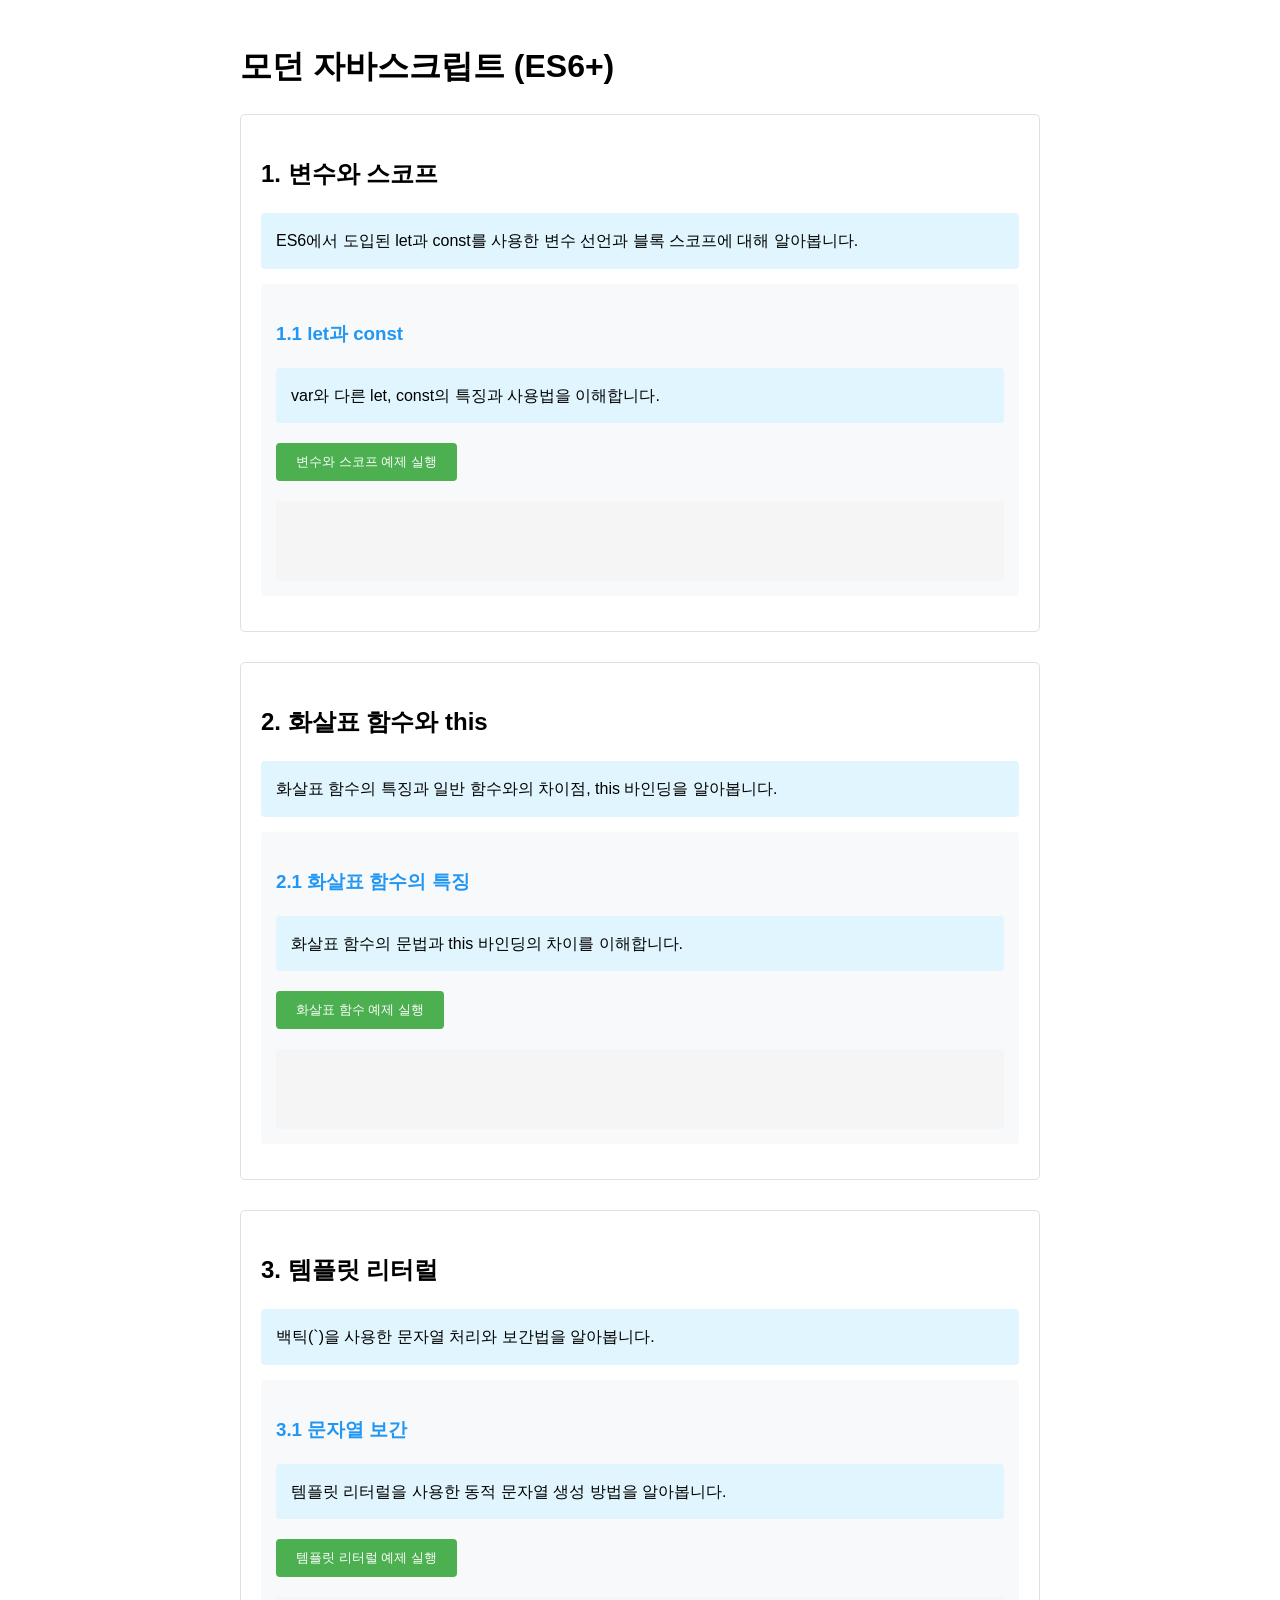
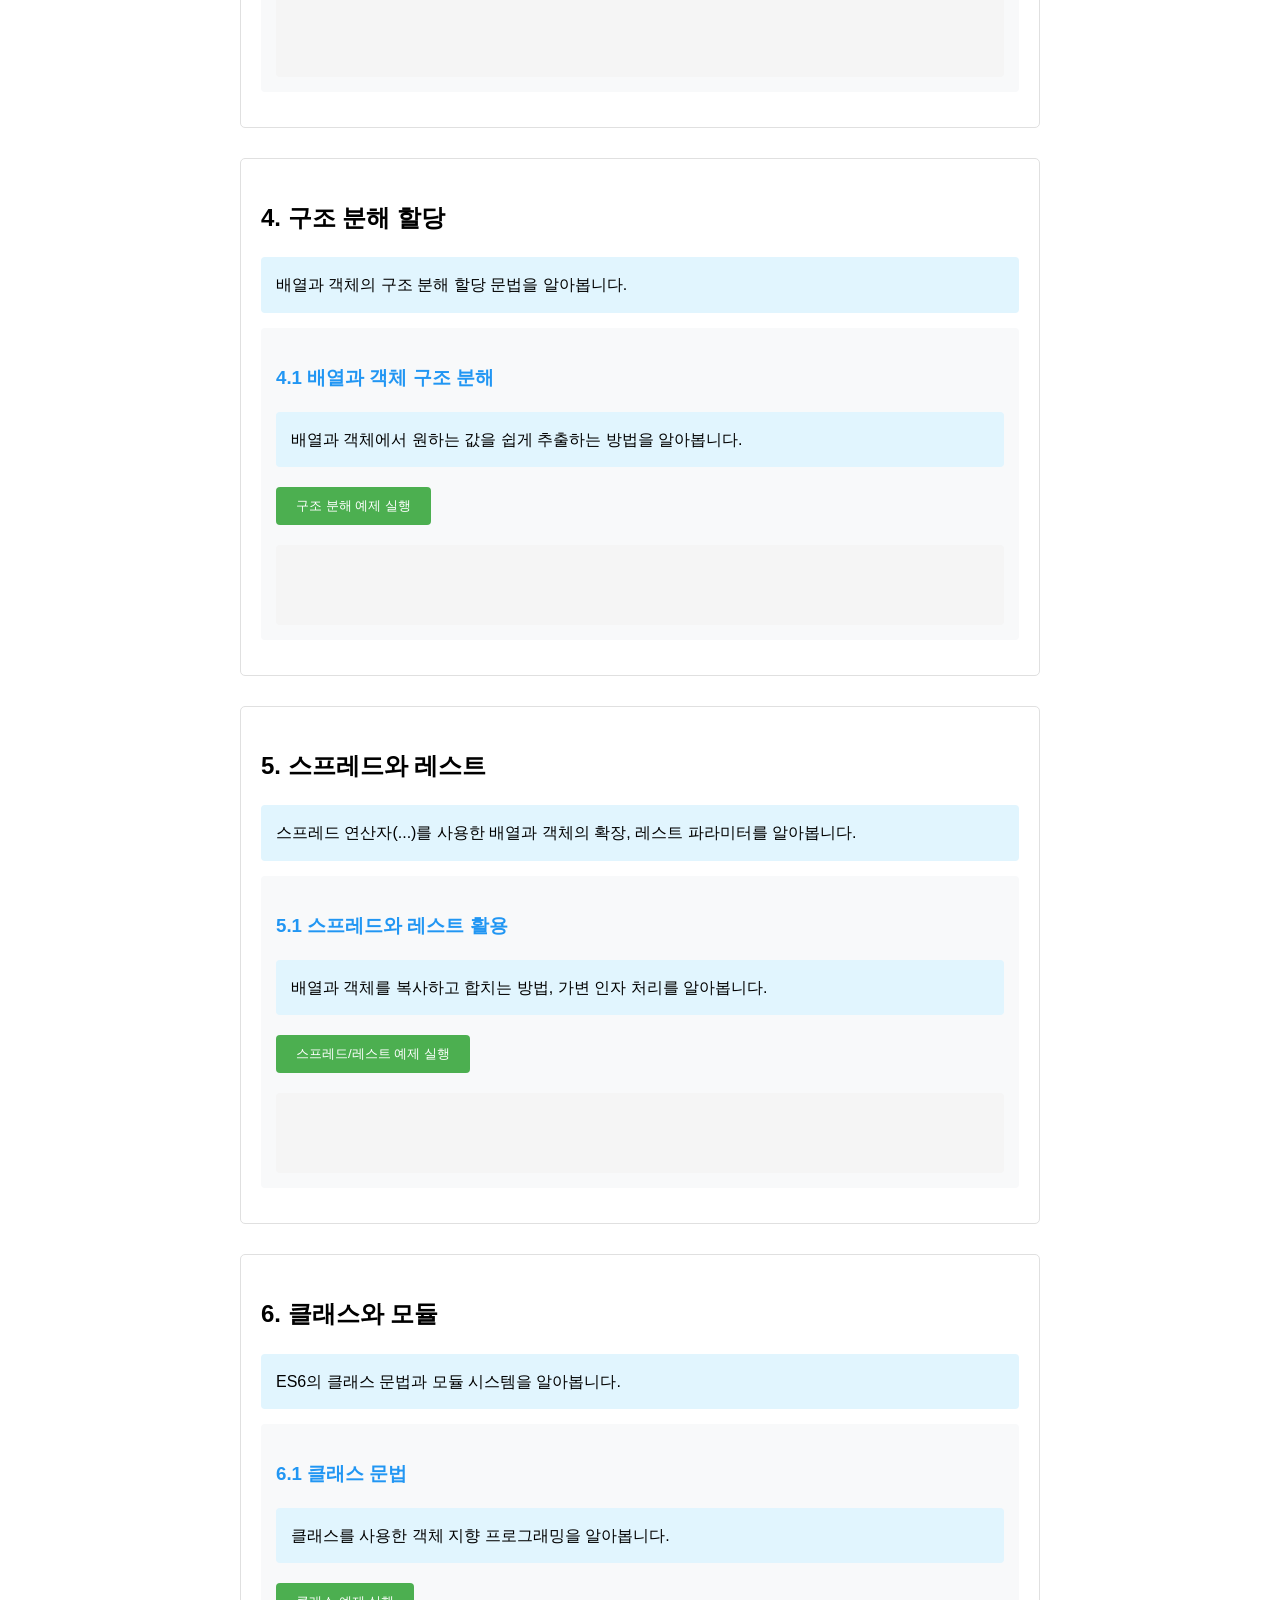
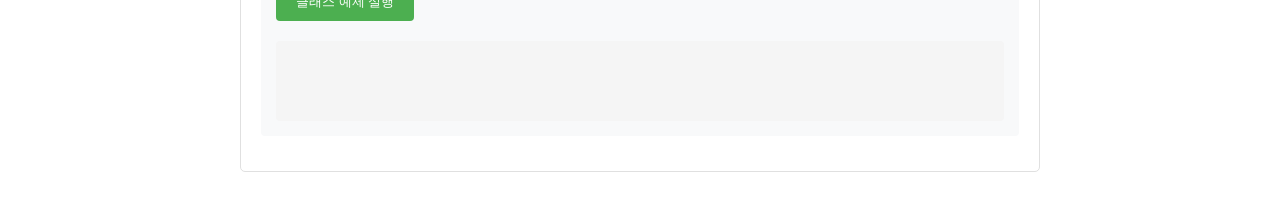
<file: javascript-basic/06_modern.html>
<!DOCTYPE html>
<html lang="ko">
<head>
    <meta charset="UTF-8">
    <meta name="viewport" content="width=device-width, initial-scale=1.0">
    <title>모던 자바스크립트</title>
</head>
<body>
    <h1>모던 자바스크립트 (ES6+)</h1>

    <!-- 변수와 스코프 섹션 -->
    <div class="section">
        <h2>1. 변수와 스코프</h2>
        <div class="explanation">
            ES6에서 도입된 let과 const를 사용한 변수 선언과 블록 스코프에 대해 알아봅니다.
        </div>
        <div class="sub-section">
            <h3>1.1 let과 const</h3>
            <div class="explanation">
                var와 다른 let, const의 특징과 사용법을 이해합니다.
            </div>
            <button onclick="runVariableScopeExample()">변수와 스코프 예제 실행</button>
            <div id="variableScopeOutput" class="output"></div>
        </div>
    </div>

    <!-- 화살표 함수와 this -->
    <div class="section">
        <h2>2. 화살표 함수와 this</h2>
        <div class="explanation">
            화살표 함수의 특징과 일반 함수와의 차이점, this 바인딩을 알아봅니다.
        </div>
        <div class="sub-section">
            <h3>2.1 화살표 함수의 특징</h3>
            <div class="explanation">
                화살표 함수의 문법과 this 바인딩의 차이를 이해합니다.
            </div>
            <button onclick="runArrowFunctionExample()">화살표 함수 예제 실행</button>
            <div id="arrowFunctionOutput" class="output"></div>
        </div>
    </div>

    <!-- 템플릿 리터럴 -->
    <div class="section">
        <h2>3. 템플릿 리터럴</h2>
        <div class="explanation">
            백틱(`)을 사용한 문자열 처리와 보간법을 알아봅니다.
        </div>
        <div class="sub-section">
            <h3>3.1 문자열 보간</h3>
            <div class="explanation">
                템플릿 리터럴을 사용한 동적 문자열 생성 방법을 알아봅니다.
            </div>
            <button onclick="runTemplateExample()">템플릿 리터럴 예제 실행</button>
            <div id="templateOutput" class="output"></div>
        </div>
    </div>

    <!-- 구조 분해 할당 -->
    <div class="section">
        <h2>4. 구조 분해 할당</h2>
        <div class="explanation">
            배열과 객체의 구조 분해 할당 문법을 알아봅니다.
        </div>
        <div class="sub-section">
            <h3>4.1 배열과 객체 구조 분해</h3>
            <div class="explanation">
                배열과 객체에서 원하는 값을 쉽게 추출하는 방법을 알아봅니다.
            </div>
            <button onclick="runDestructuringExample()">구조 분해 예제 실행</button>
            <div id="destructuringOutput" class="output"></div>
        </div>
    </div>

    <!-- 스프레드와 레스트 -->
    <div class="section">
        <h2>5. 스프레드와 레스트</h2>
        <div class="explanation">
            스프레드 연산자(...)를 사용한 배열과 객체의 확장, 레스트 파라미터를 알아봅니다.
        </div>
        <div class="sub-section">
            <h3>5.1 스프레드와 레스트 활용</h3>
            <div class="explanation">
                배열과 객체를 복사하고 합치는 방법, 가변 인자 처리를 알아봅니다.
            </div>
            <button onclick="runSpreadRestExample()">스프레드/레스트 예제 실행</button>
            <div id="spreadRestOutput" class="output"></div>
        </div>
    </div>

    <!-- 클래스와 모듈 -->
    <div class="section">
        <h2>6. 클래스와 모듈</h2>
        <div class="explanation">
            ES6의 클래스 문법과 모듈 시스템을 알아봅니다.
        </div>
        <div class="sub-section">
            <h3>6.1 클래스 문법</h3>
            <div class="explanation">
                클래스를 사용한 객체 지향 프로그래밍을 알아봅니다.
            </div>
            <button onclick="runClassExample()">클래스 예제 실행</button>
            <div id="classOutput" class="output"></div>
        </div>
    </div>

    <script>
        /**
         * 출력 함수 - 결과를 화면에 표시
         * @param {string} outputId - 출력할 div의 ID
         * @param {string} text - 출력할 텍스트
         * @param {boolean} isError - 에러 여부 (true면 빨간색으로 표시)
         */
        function appendToOutput(outputId, text, isError = false) {
            const output = document.getElementById(outputId);
            const line = document.createElement('div');
            line.style.color = isError ? 'red' : 'black';
            line.textContent = text;
            output.appendChild(line);
        }

        /**
         * 변수와 스코프 예제
         * let, const의 특징과 블록 스코프를 보여줍니다.
         */
        function runVariableScopeExample() {
            const output = document.getElementById('variableScopeOutput');
            output.innerHTML = '';

            // let과 블록 스코프
            appendToOutput('variableScopeOutput', '1. let과 블록 스코프:');
            let x = 10;
            appendToOutput('variableScopeOutput', `초기 x: ${x}`);
            {
                let x = 20; // 새로운 블록 스코프의 x
                appendToOutput('variableScopeOutput', `블록 내부 x: ${x}`);
            }
            appendToOutput('variableScopeOutput', `블록 외부 x: ${x}`);

            // const와 불변성
            appendToOutput('variableScopeOutput', '\n2. const와 불변성:');
            const PI = 3.14159;
            appendToOutput('variableScopeOutput', `PI: ${PI}`);
            try {
                PI = 3; // 에러 발생
            } catch (e) {
                appendToOutput('variableScopeOutput', '상수는 재할당할 수 없습니다.', true);
            }

            // const와 객체
            appendToOutput('variableScopeOutput', '\n3. const와 객체:');
            const user = { name: '홍길동' };
            appendToOutput('variableScopeOutput', `초기 user: ${JSON.stringify(user)}`);
            user.name = '김철수'; // 객체의 속성은 변경 가능
            appendToOutput('variableScopeOutput', `수정된 user: ${JSON.stringify(user)}`);
        }

        /**
         * 화살표 함수 예제
         * 화살표 함수의 특징과 this 바인딩을 보여줍니다.
         */
        function runArrowFunctionExample() {
            const output = document.getElementById('arrowFunctionOutput');
            output.innerHTML = '';

            // 기본 화살표 함수
            appendToOutput('arrowFunctionOutput', '1. 기본 화살표 함수:');
            const add = (a, b) => a + b;
            appendToOutput('arrowFunctionOutput', `2 + 3 = ${add(2, 3)}`);

            // this 바인딩 차이
            appendToOutput('arrowFunctionOutput', '\n2. this 바인딩:');
            const obj = {
                name: '테스트',
                // 일반 함수
                regularMethod: function() {
                    return `일반 함수 this.name: ${this.name}`;
                },
                // 화살표 함수
                arrowMethod: () => {
                    return `화살표 함수 this.name: ${this?.name}`;
                }
            };
            appendToOutput('arrowFunctionOutput', obj.regularMethod());
            appendToOutput('arrowFunctionOutput', obj.arrowMethod());

            // 콜백에서의 화살표 함수
            appendToOutput('arrowFunctionOutput', '\n3. 콜백에서의 화살표 함수:');
            const numbers = [1, 2, 3];
            const doubled = numbers.map(n => n * 2);
            appendToOutput('arrowFunctionOutput', `[${numbers}] 두 배: [${doubled}]`);
        }

        /**
         * 템플릿 리터럴 예제
         * 백틱을 사용한 문자열 처리를 보여줍니다.
         */
        function runTemplateExample() {
            const output = document.getElementById('templateOutput');
            output.innerHTML = '';

            const name = '홍길동';
            const age = 25;

            // 기본 문자열 보간
            appendToOutput('templateOutput', '1. 기본 문자열 보간:');
            const greeting = `안녕하세요, ${name}님!`;
            appendToOutput('templateOutput', greeting);

            // 표현식 포함
            appendToOutput('templateOutput', '\n2. 표현식 포함:');
            const message = `${name}님은 ${age >= 20 ? '성인' : '미성년자'}입니다.`;
            appendToOutput('templateOutput', message);

            // 여러 줄 문자열
            appendToOutput('templateOutput', '\n3. 여러 줄 문자열:');
            const multiLine = `
                이름: ${name}
                나이: ${age}
                직업: 프로그래머
            `;
            appendToOutput('templateOutput', multiLine);
        }

        /**
         * 구조 분해 할당 예제
         * 배열과 객체의 구조 분해를 보여줍니다.
         */
        function runDestructuringExample() {
            const output = document.getElementById('destructuringOutput');
            output.innerHTML = '';

            // 배열 구조 분해
            appendToOutput('destructuringOutput', '1. 배열 구조 분해:');
            const numbers = [1, 2, 3, 4, 5];
            const [first, second, ...rest] = numbers;
            appendToOutput('destructuringOutput', `첫 번째: ${first}`);
            appendToOutput('destructuringOutput', `두 번째: ${second}`);
            appendToOutput('destructuringOutput', `나머지: ${rest}`);

            // 객체 구조 분해
            appendToOutput('destructuringOutput', '\n2. 객체 구조 분해:');
            const person = {
                name: '홍길동',
                age: 25,
                job: '개발자',
                address: {
                    city: '서울',
                    district: '강남구'
                }
            };
            const { name, age, address: { city } } = person;
            appendToOutput('destructuringOutput', `이름: ${name}`);
            appendToOutput('destructuringOutput', `나이: ${age}`);
            appendToOutput('destructuringOutput', `도시: ${city}`);

            // 함수 매개변수 구조 분해
            appendToOutput('destructuringOutput', '\n3. 함수 매개변수 구조 분해:');
            function printUserInfo({ name, age }) {
                return `${name}님은 ${age}세입니다.`;
            }
            appendToOutput('destructuringOutput', printUserInfo(person));
        }

        /**
         * 스프레드와 레스트 예제
         * 스프레드 연산자와 레스트 파라미터를 보여줍니다.
         */
        function runSpreadRestExample() {
            const output = document.getElementById('spreadRestOutput');
            output.innerHTML = '';

            // 배열 스프레드
            appendToOutput('spreadRestOutput', '1. 배열 스프레드:');
            const arr1 = [1, 2, 3];
            const arr2 = [4, 5, 6];
            const combined = [...arr1, ...arr2];
            appendToOutput('spreadRestOutput', `합친 배열: ${combined}`);

            // 객체 스프레드
            appendToOutput('spreadRestOutput', '\n2. 객체 스프레드:');
            const defaultSettings = { theme: 'light', font: '12px' };
            const userSettings = { theme: 'dark' };
            const finalSettings = { ...defaultSettings, ...userSettings };
            appendToOutput('spreadRestOutput', `최종 설정: ${JSON.stringify(finalSettings)}`);

            // 레스트 파라미터
            appendToOutput('spreadRestOutput', '\n3. 레스트 파라미터:');
            function sum(...numbers) {
                return numbers.reduce((acc, curr) => acc + curr, 0);
            }
            appendToOutput('spreadRestOutput', `1, 2, 3의 합: ${sum(1, 2, 3)}`);
            appendToOutput('spreadRestOutput', `1부터 5까지의 합: ${sum(1, 2, 3, 4, 5)}`);
        }

        /**
         * 클래스 예제
         * ES6 클래스 문법을 보여줍니다.
         */
        function runClassExample() {
            const output = document.getElementById('classOutput');
            output.innerHTML = '';

            // 기본 클래스
            class Animal {
                constructor(name) {
                    this.name = name;
                }

                speak() {
                    return `${this.name}이(가) 소리를 냅니다.`;
                }
            }

            // 상속
            class Dog extends Animal {
                constructor(name, breed) {
                    super(name);
                    this.breed = breed;
                }

                speak() {
                    return `${this.breed} ${this.name}이(가) 멍멍 짖습니다.`;
                }
            }

            // 클래스 사용
            appendToOutput('classOutput', '1. 기본 클래스:');
            const animal = new Animal('동물');
            appendToOutput('classOutput', animal.speak());

            appendToOutput('classOutput', '\n2. 상속된 클래스:');
            const dog = new Dog('멍멍이', '진돗개');
            appendToOutput('classOutput', dog.speak());

            // private 필드 (최신 문법)
            appendToOutput('classOutput', '\n3. Private 필드:');
            class Counter {
                #count = 0;

                increment() {
                    this.#count++;
                    return this.#count;
                }

                getCount() {
                    return this.#count;
                }
            }

            const counter = new Counter();
            appendToOutput('classOutput', `카운터: ${counter.getCount()}`);
            counter.increment();
            appendToOutput('classOutput', `증가 후: ${counter.getCount()}`);
        }
    </script>

    <!-- 스타일 정의 -->
    <style>
        body {
            font-family: 'Segoe UI', Tahoma, Geneva, Verdana, sans-serif;
            max-width: 800px;
            margin: 0 auto;
            padding: 20px;
            line-height: 1.6;
        }
        .section {
            margin-bottom: 30px;
            padding: 20px;
            border: 1px solid #e0e0e0;
            border-radius: 5px;
        }
        .sub-section {
            margin: 15px 0;
            padding: 15px;
            background-color: #f8f9fa;
            border-radius: 4px;
        }
        .output {
            background-color: #f5f5f5;
            padding: 15px;
            margin-top: 10px;
            border-radius: 4px;
            min-height: 50px;
            white-space: pre-wrap;
            font-family: monospace;
        }
        button {
            background-color: #4CAF50;
            color: white;
            padding: 10px 20px;
            border: none;
            border-radius: 4px;
            cursor: pointer;
            margin: 10px 0;
        }
        button:hover {
            background-color: #45a049;
        }
        .explanation {
            background-color: #e1f5fe;
            padding: 15px;
            margin: 10px 0;
            border-radius: 4px;
        }
        h3 {
            color: #2196F3;
            margin-top: 20px;
        }
    </style>
</body>
</html>
</file>
<file: javascript-jquery/css/common.css>
@charset "utf-8";
@import url(reset.css);
*, *:after, *:before{box-sizing:border-box;}
body{
    background: #fffcf6;
    font: 14px "맑은 고딕", sans-serif;
    color: #555;
    min-width:320px;
}
.container{
    max-width: 1200px;
    margin: 0 auto;
    padding: 20px;
}
/* 폼 스타일 */
.form-group{
    margin-bottom: 15px;
}
.form-group label{
    display: block;
    margin-bottom: 5px;
}
.form-group input,
.form-group select,
.form-group textarea{
    width: 100%;
    padding: 8px;
    border: 1px solid #ddd;
    border-radius: 4px;
}
/* 버튼 스타일 */
button{
    padding: 8px 15px;
    background: #007bff;
    color: white;
    border: none;
    border-radius: 4px;
    cursor: pointer;
}
button:hover{
    background: #0056b3;
}
/* 리스트 스타일 */
.dynamic-list ul{
    list-style: none;
    padding: 0;
}
.dynamic-list li{
    padding: 10px;
    border: 1px solid #ddd;
    margin-bottom: 5px;
    cursor: pointer;
}
.dynamic-list li.selected{
    background: #e9ecef;
}
/* 마우스 이벤트 영역 */
#mouseArea{
    border: 1px solid #ddd;
    padding: 20px;
    margin-bottom: 20px;
}
/* 로딩 인디케이터 */
#loadingIndicator{
    text-align: center;
    padding: 20px;
    background: rgba(255,255,255,0.8);
}
/* 슬라이더 컨테이너 */
.slider-container{
    margin-bottom: 30px;
}
.bx-wrapper{
    margin-bottom: 40px;
    box-shadow: none;
    border: none;
}
</file>
<file: javascript-jquery/css/plugin.css>
/* bxSlider 스타일 */
.bx-wrapper {
    position: relative;
    margin-bottom: 60px;
    padding: 0;
    touch-action: pan-y;
}

.bx-wrapper img {
    max-width: 100%;
    display: block;
}

.bxslider {
    margin: 0;
    padding: 0;
}

/* 하이라이트 효과 스타일 */
.highlight-text {
    padding: 10px;
    margin: 10px 0;
    border-radius: 4px;
    transition: background-color 0.3s;
}

/* 쿠키 테스트 스타일 */
.cookie-test {
    margin: 20px 0;
    padding: 15px;
    background: #f8f9fa;
    border-radius: 4px;
}

#cookieStatus {
    margin-top: 10px;
    padding: 10px;
    background: #e9ecef;
    border-radius: 4px;
}
</file>
